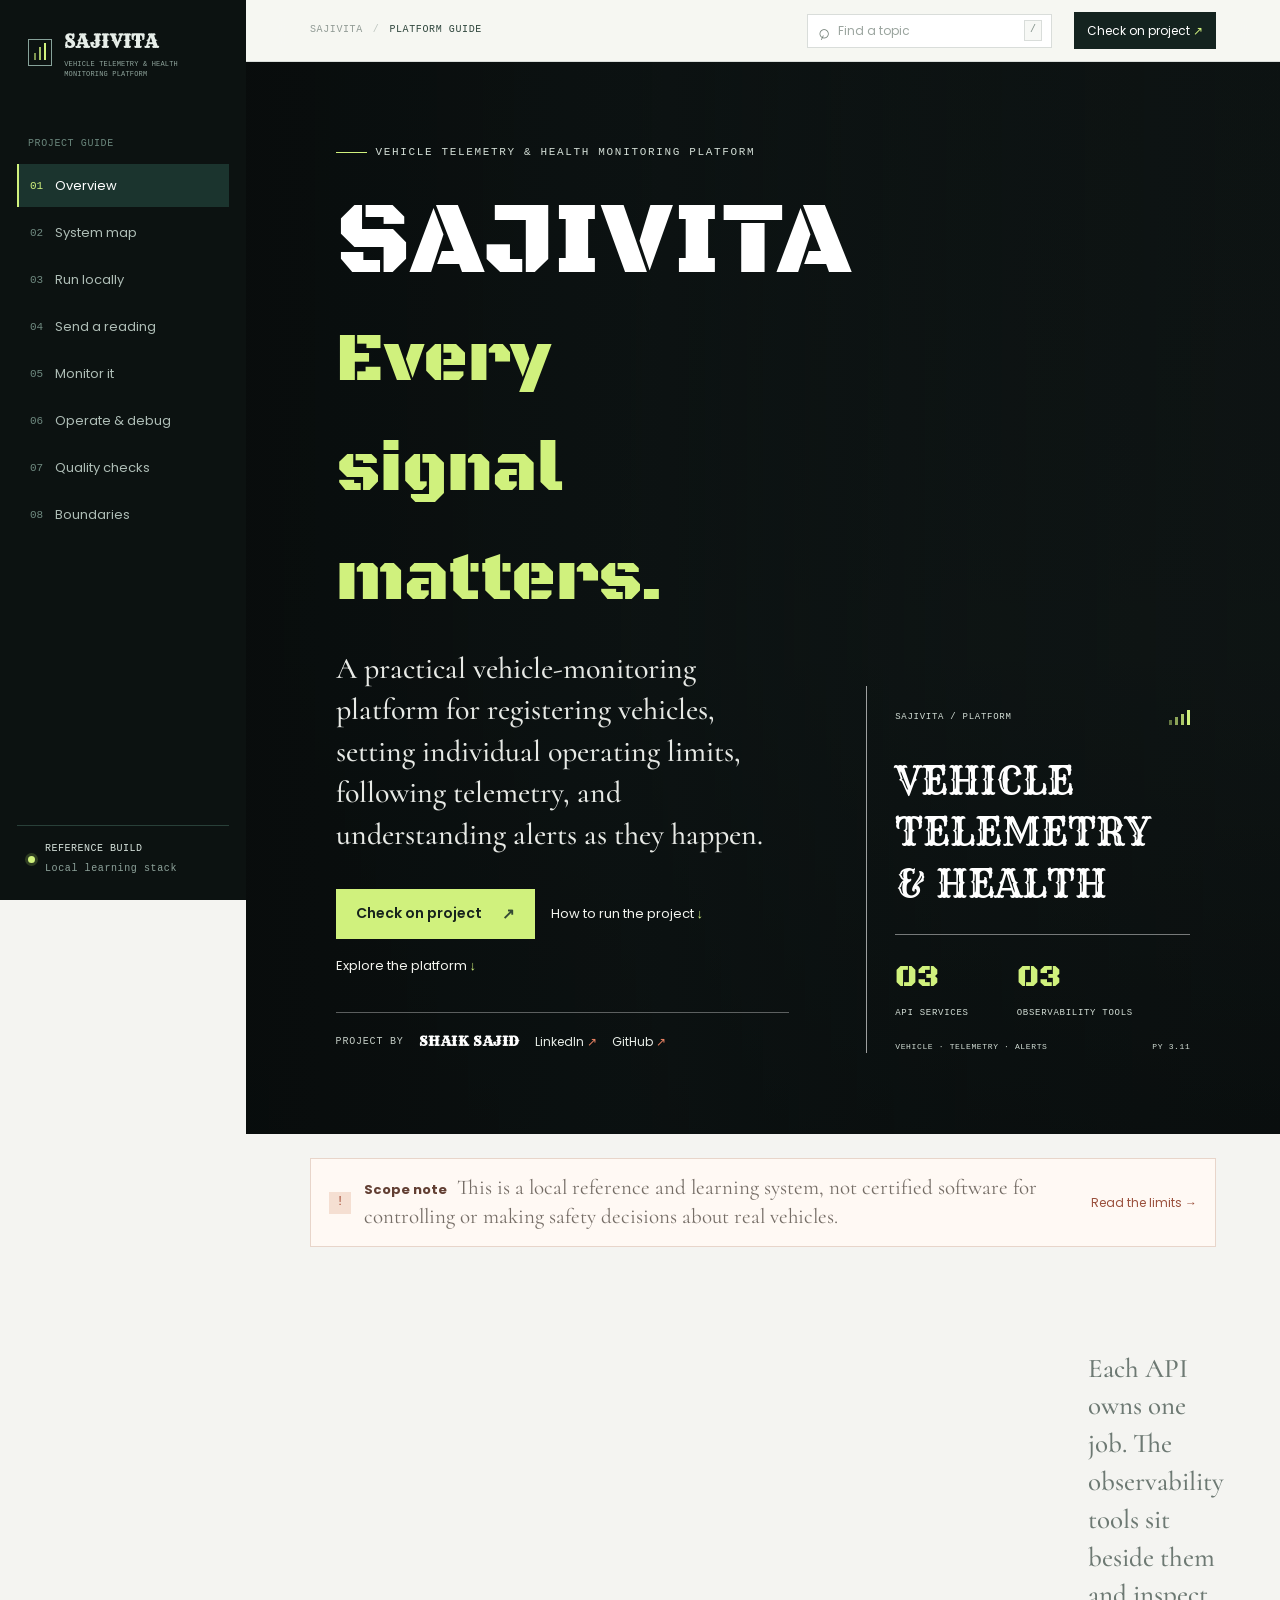
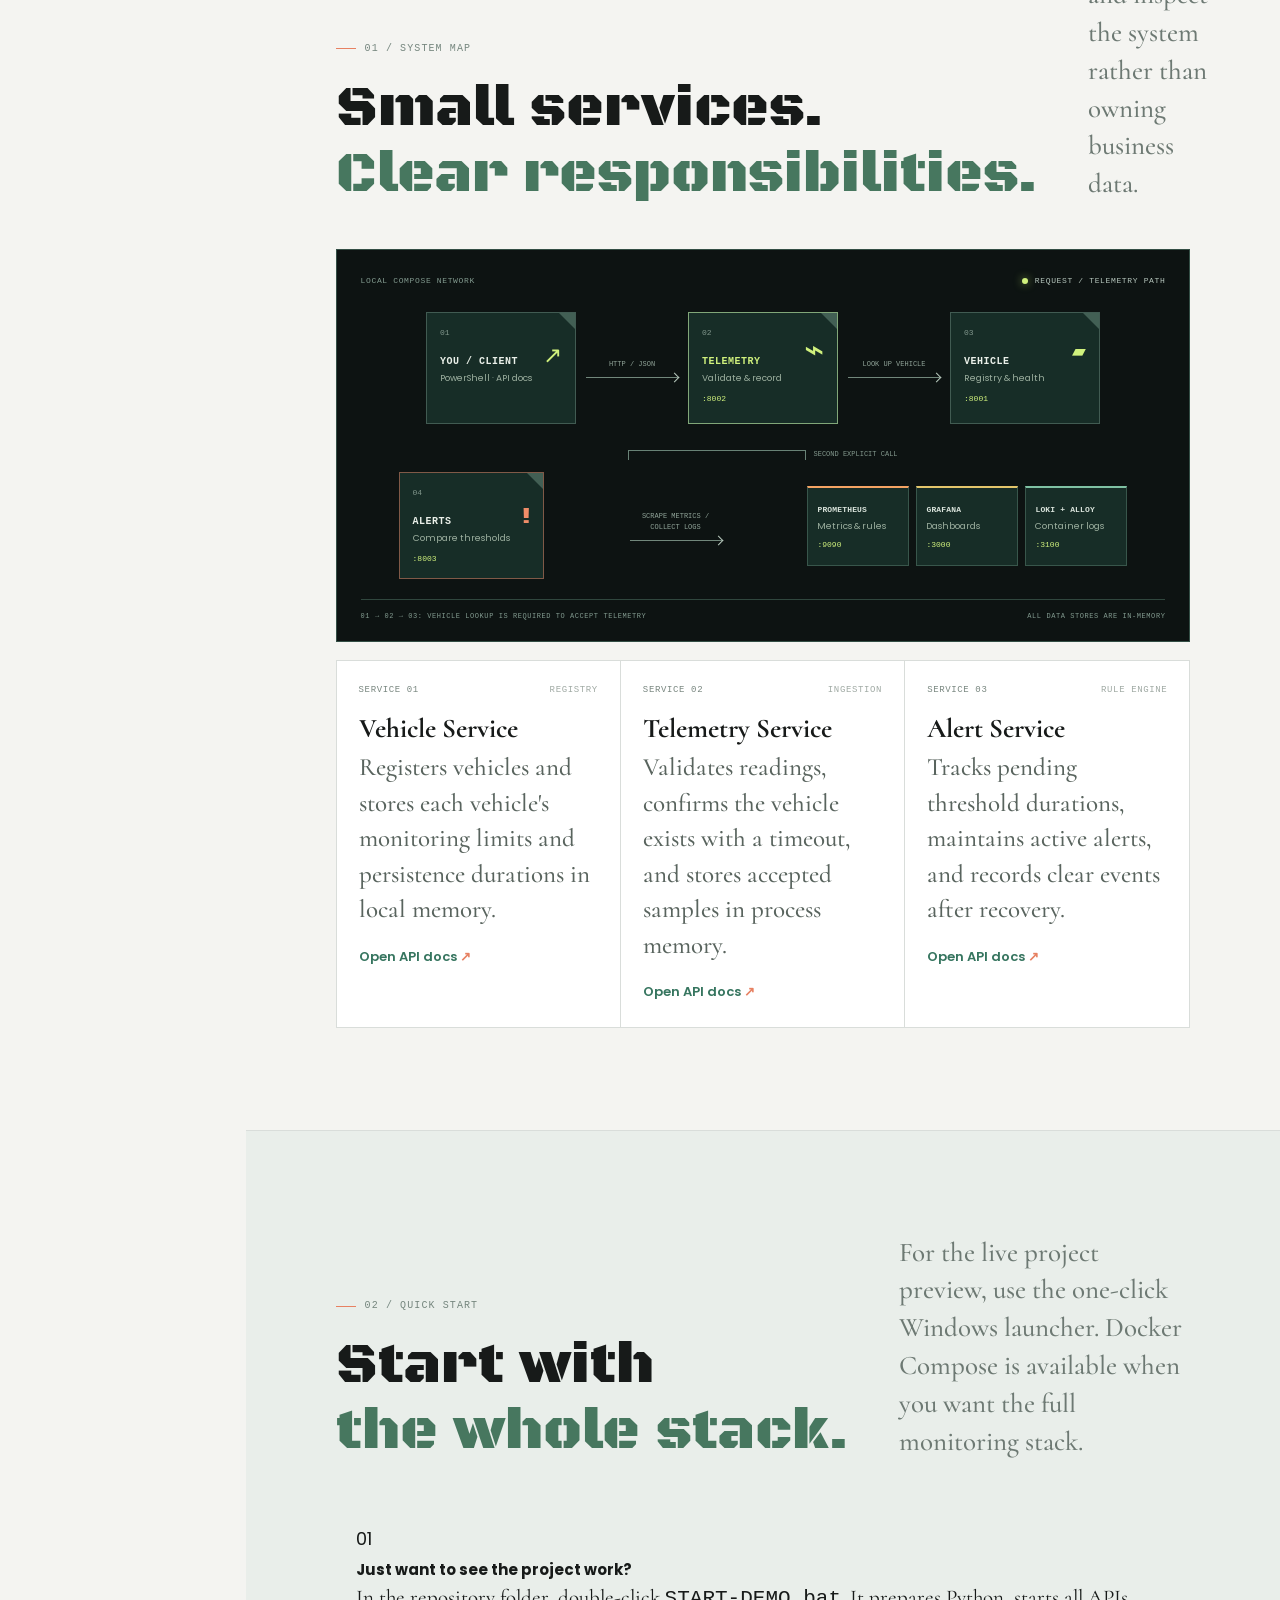
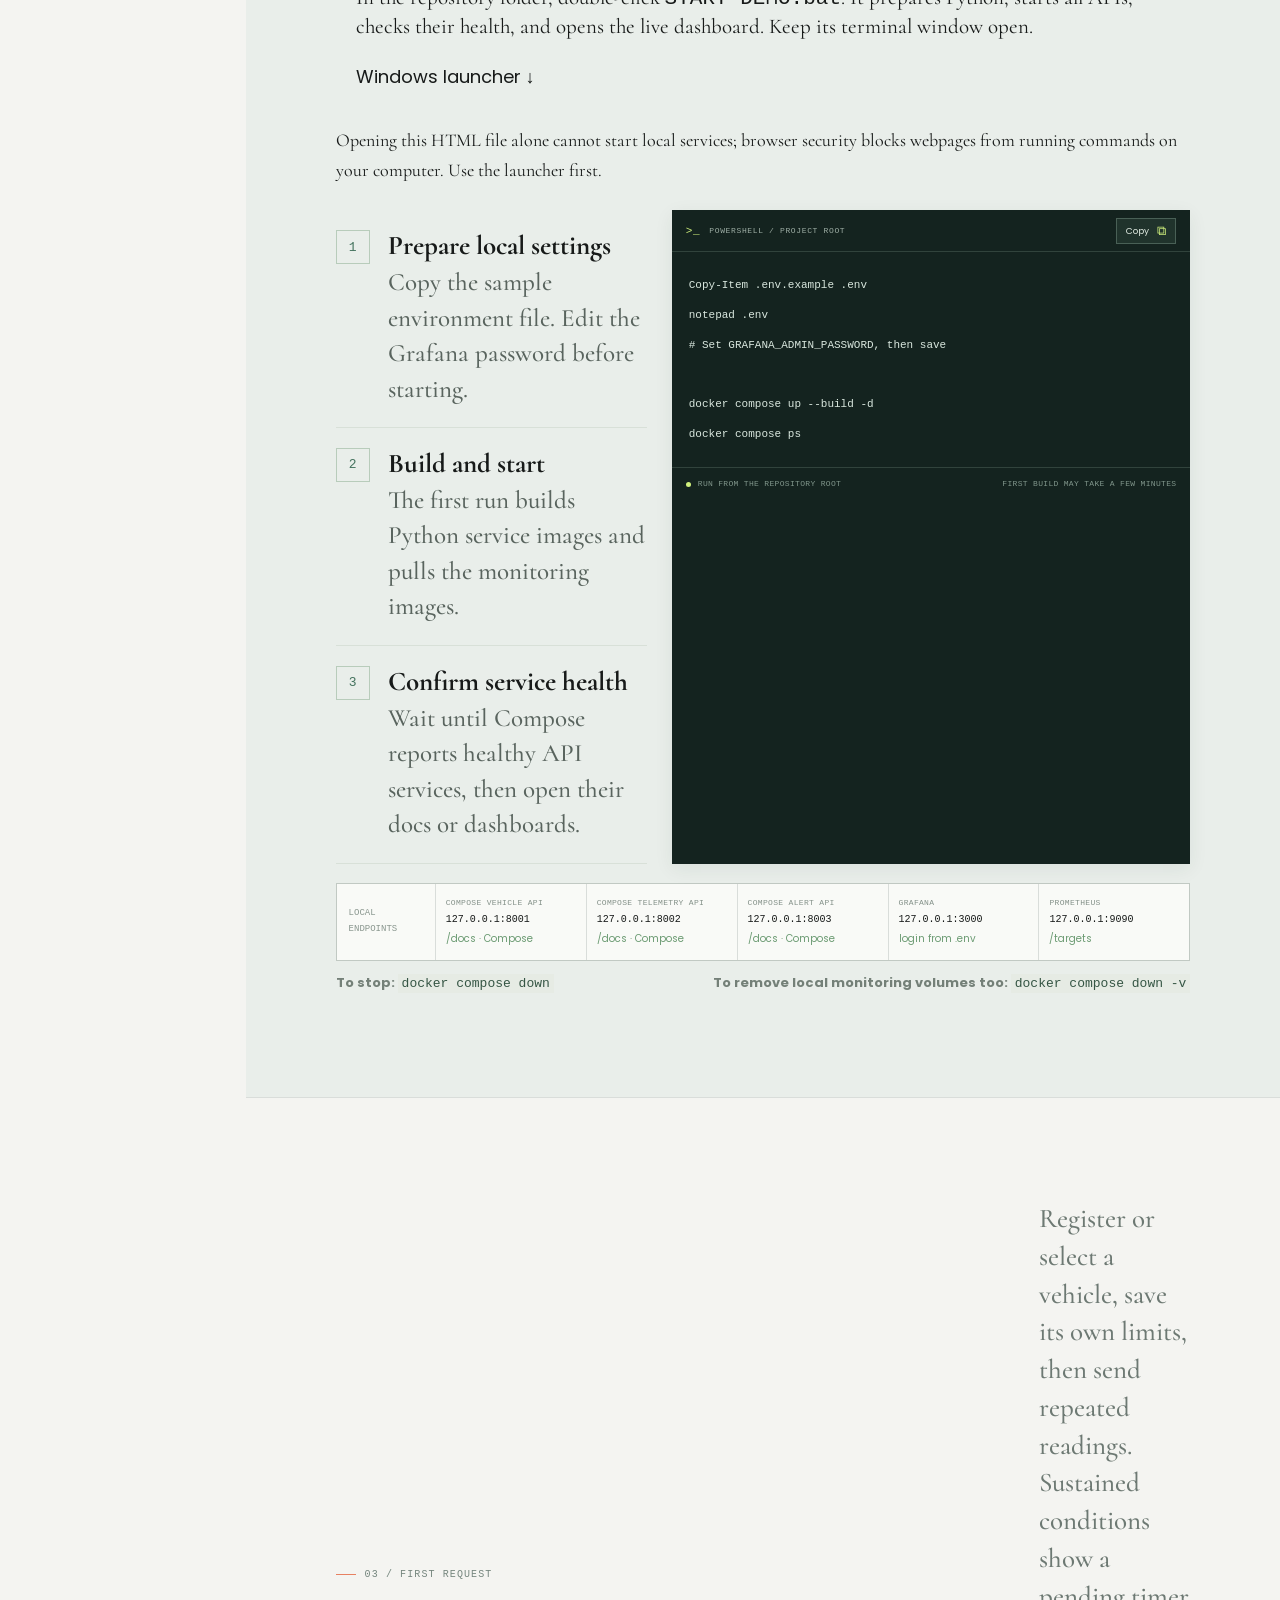
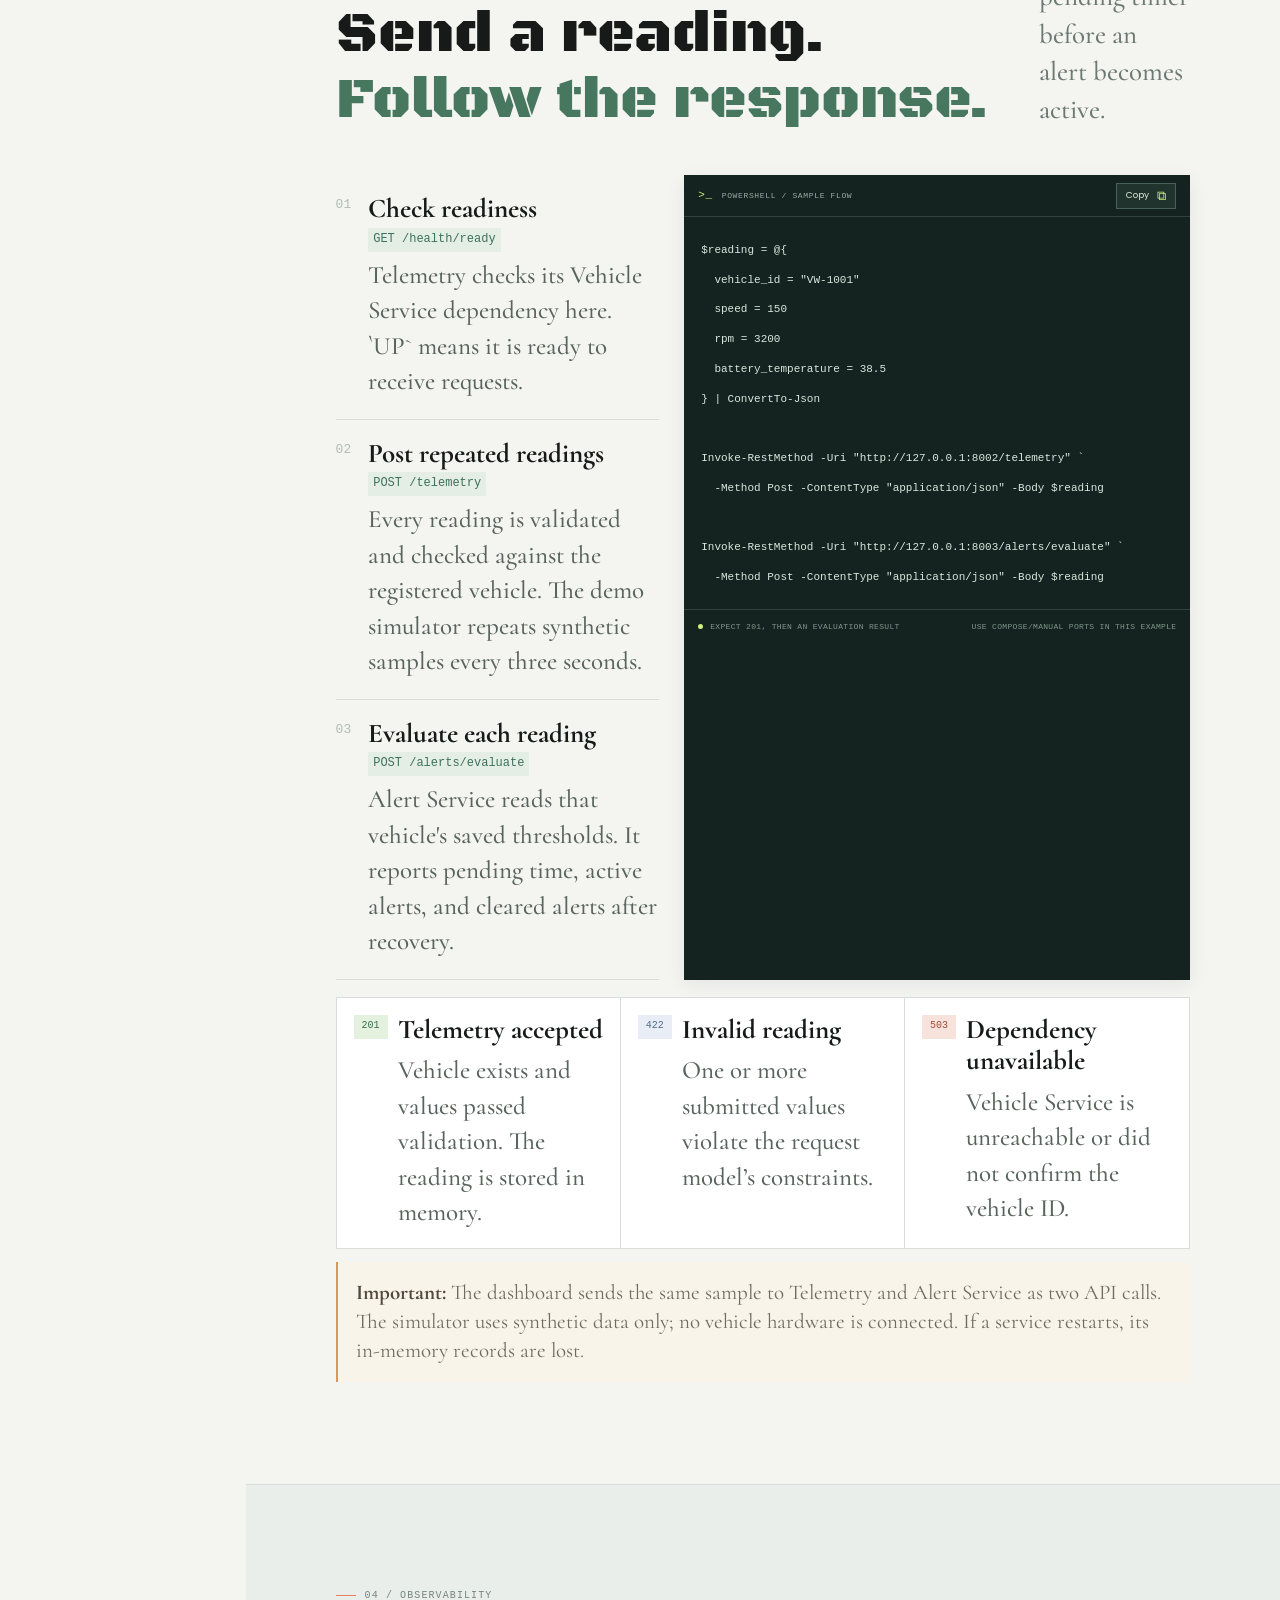
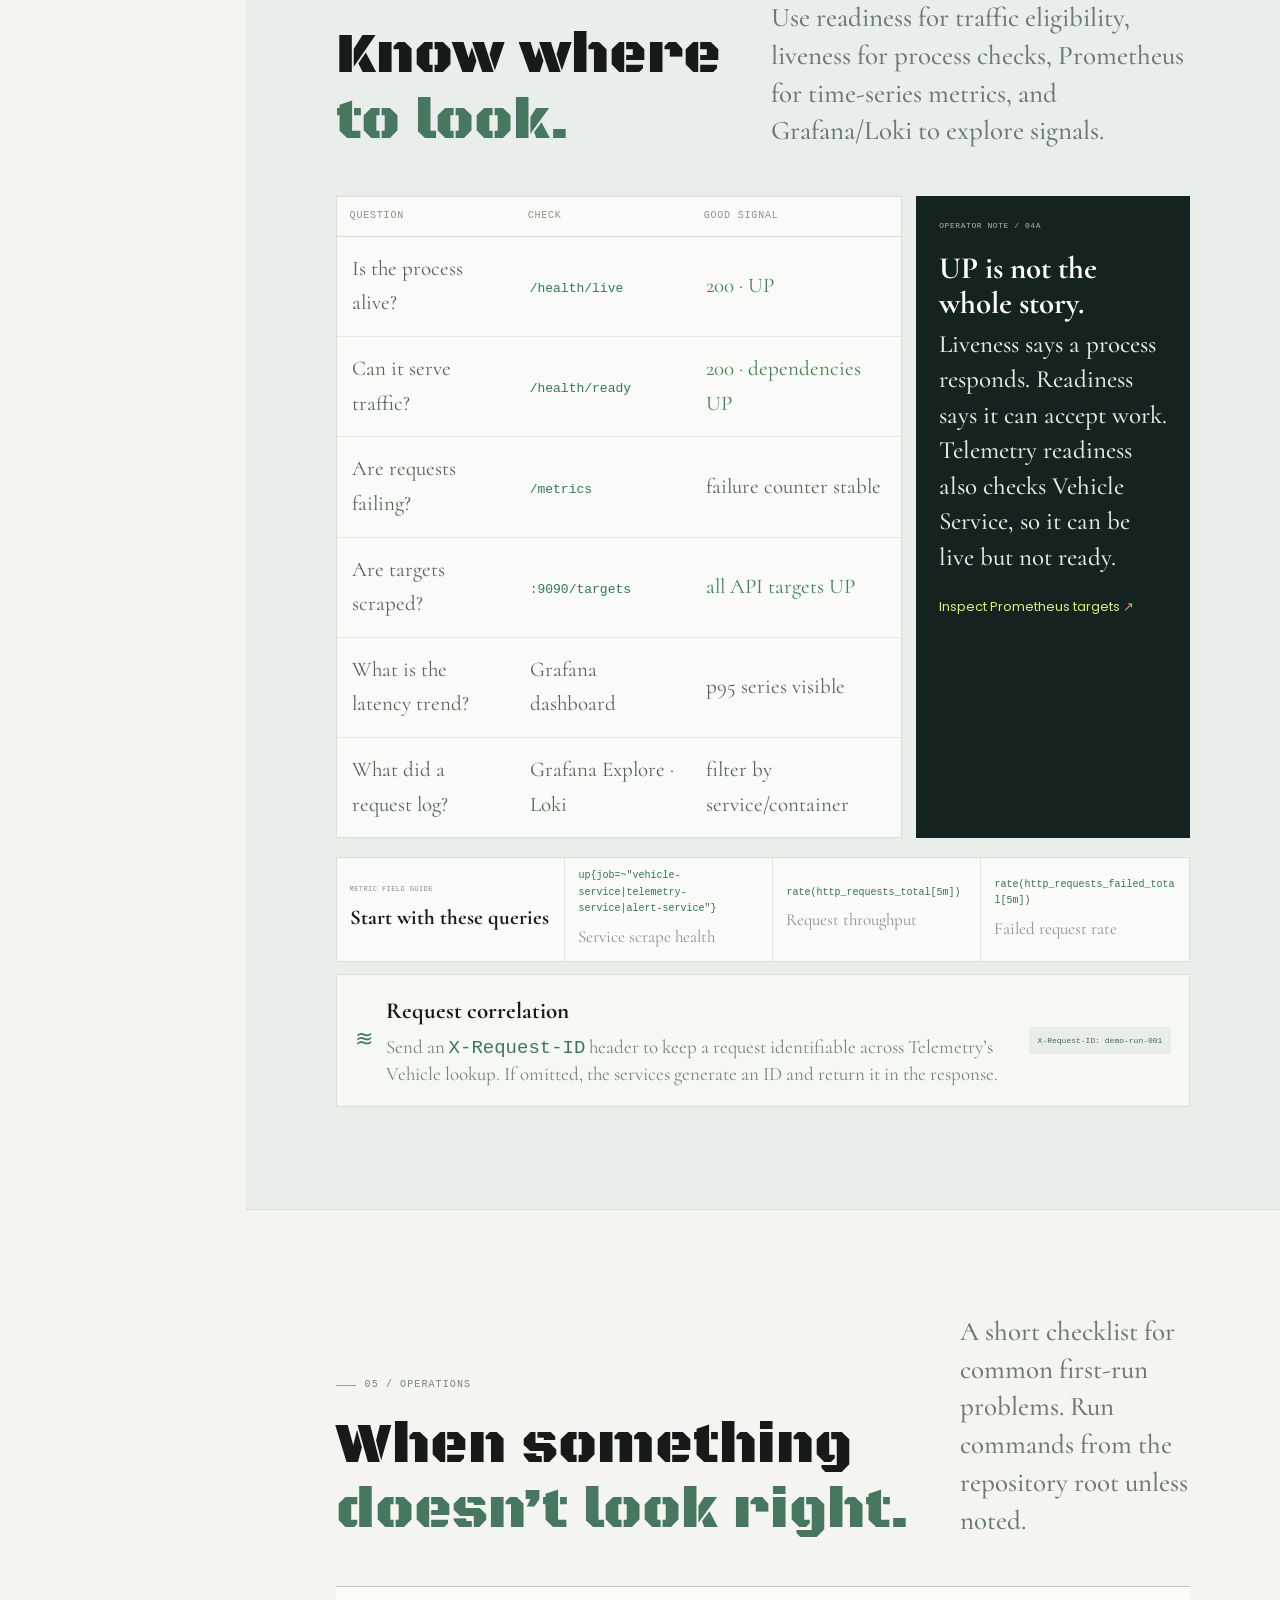
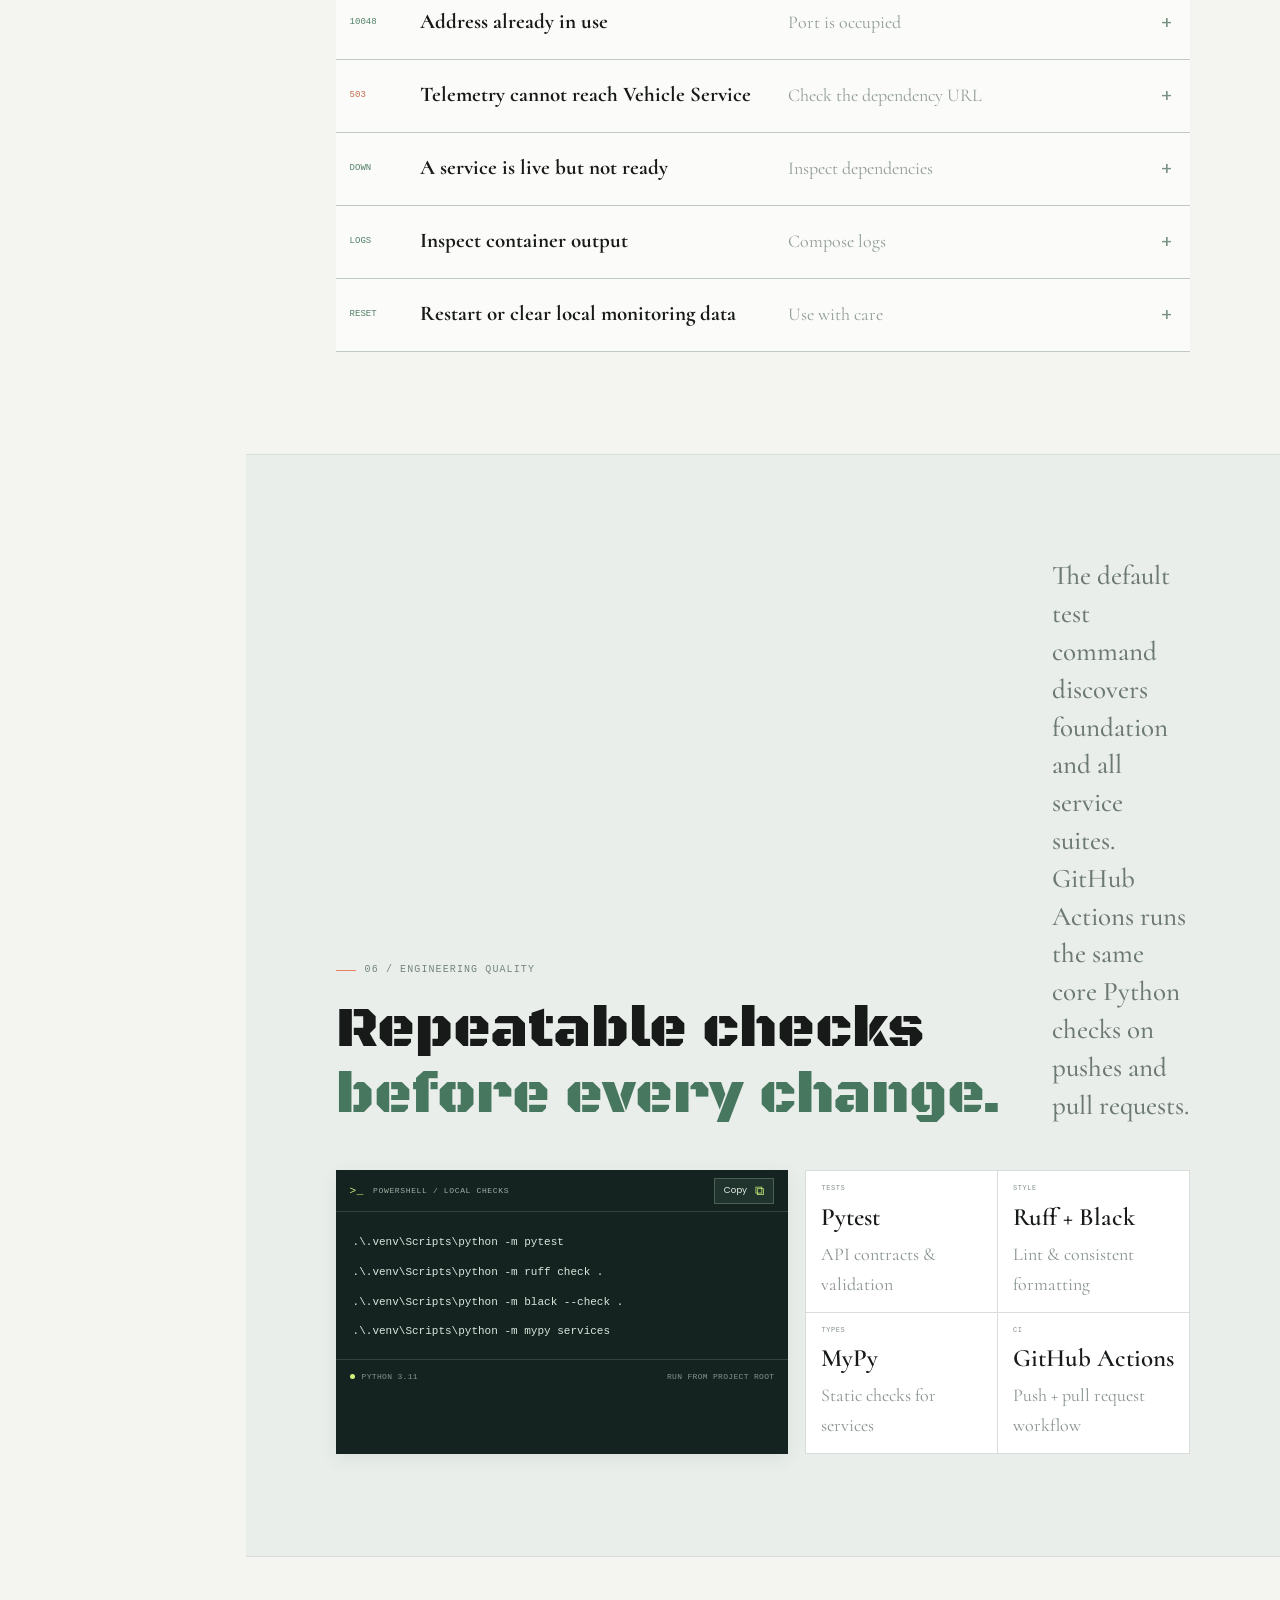
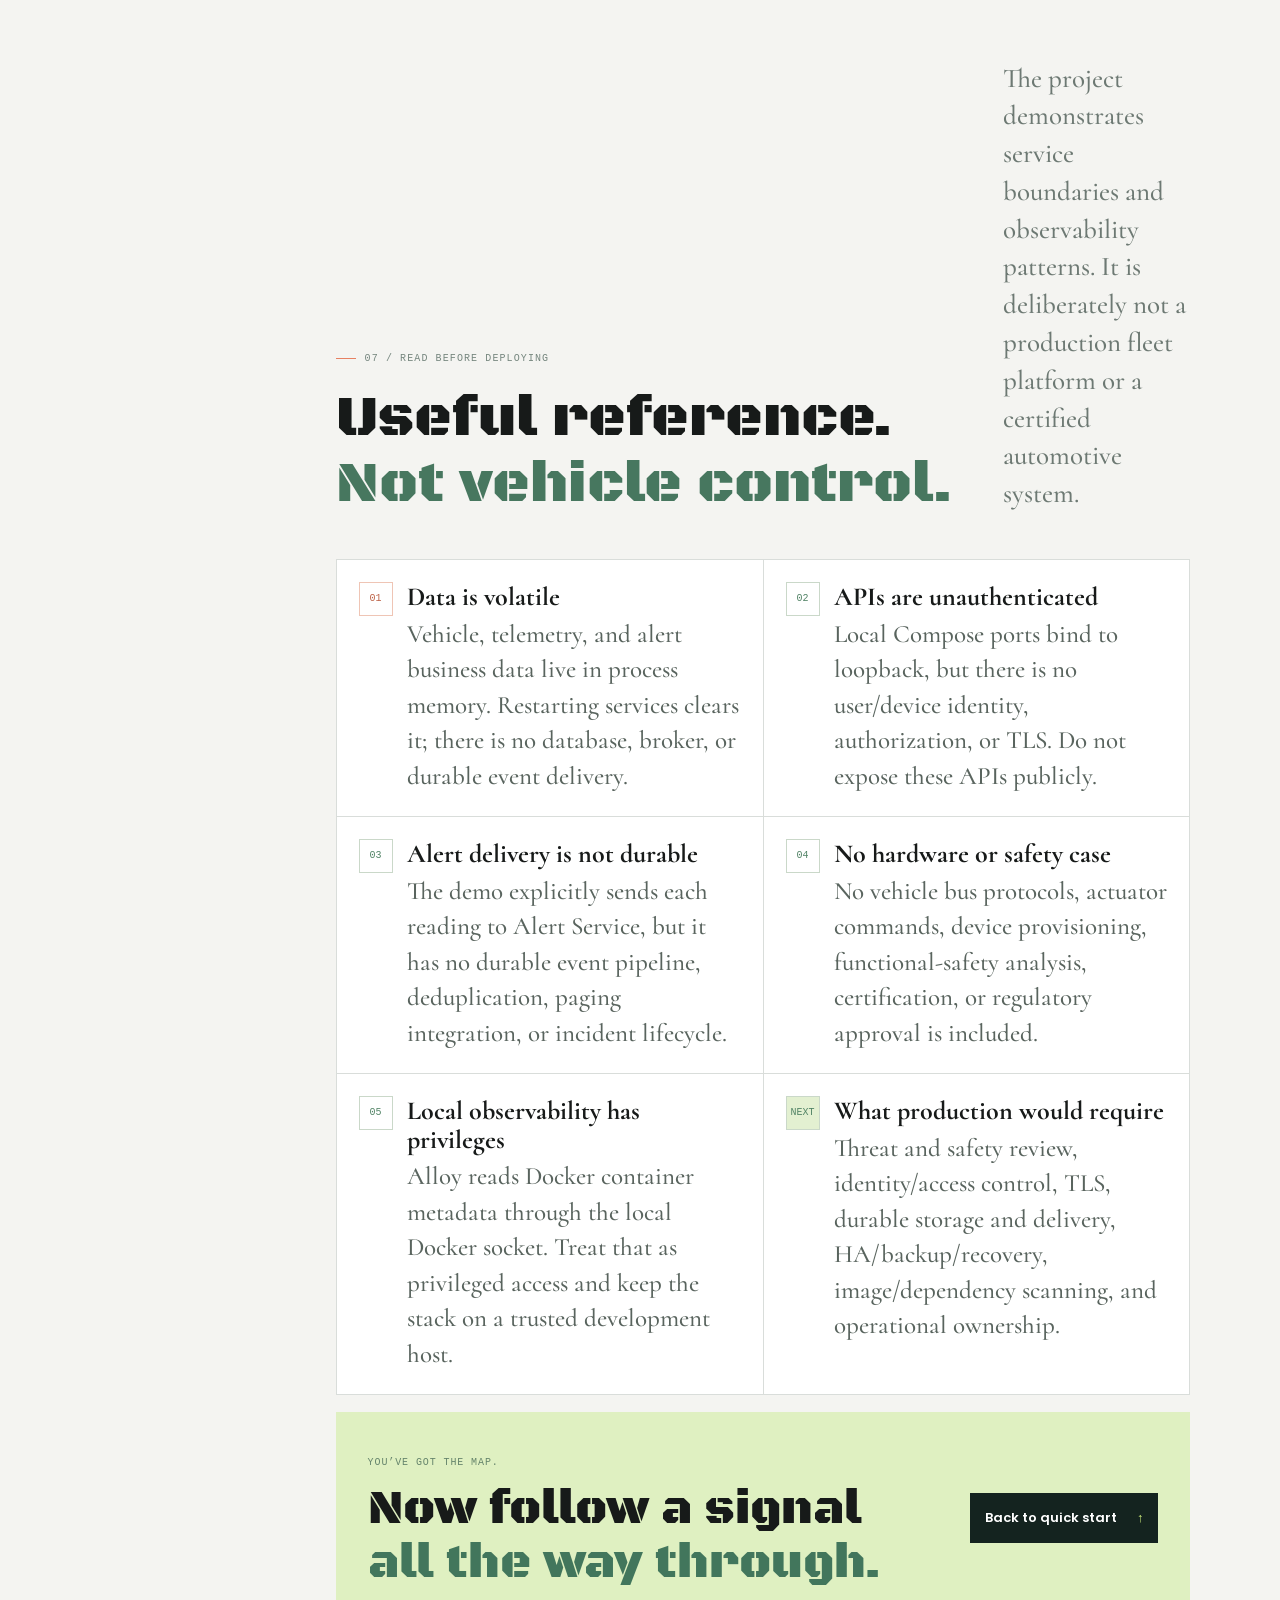
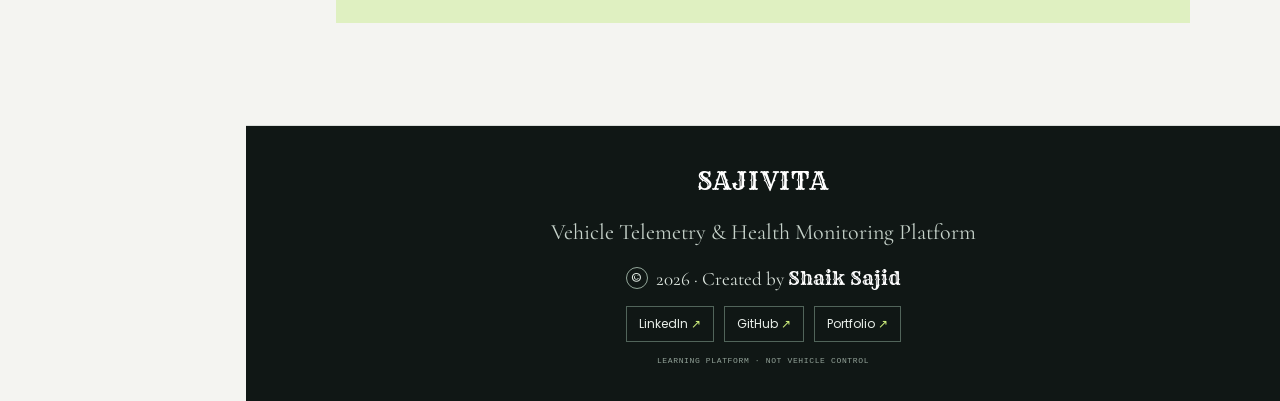
<file: docs/guide/index.html>
<!doctype html>
<html lang="en">
<head>
  <meta charset="utf-8">
  <meta name="viewport" content="width=device-width, initial-scale=1">
  <meta name="theme-color" content="#101211">
  <meta name="description" content="SAJIVITA is a vehicle telemetry and health monitoring reference platform. Explore the architecture, run the demo, configure vehicle limits, and monitor alerts.">
  <title>SAJIVITA | Vehicle Telemetry &amp; Health Monitoring</title>
  <link rel="stylesheet" href="styles.css">
  <script src="guide.js" defer></script>
</head>
<body>
  <a class="skip-link" href="#main">Skip to guide</a>
  <div class="app-shell">
    <aside class="sidebar" id="sidebar" aria-label="Guide navigation">
      <a class="brand" href="#overview" aria-label="SAJIVITA home">
        <span class="brand-mark" aria-hidden="true"><i></i><i></i><i></i></span>
        <span class="brand-copy"><strong>SAJIVITA</strong><small>VEHICLE TELEMETRY &amp; HEALTH MONITORING PLATFORM</small></span>
      </a>
      <div class="sidebar-caption">PROJECT GUIDE</div>
      <nav class="toc" id="toc">
        <a class="toc-link is-active" href="#overview" data-search="overview project purpose introduction"><span>01</span> Overview</a>
        <a class="toc-link" href="#architecture" data-search="architecture services system diagram"><span>02</span> System map</a>
        <a class="toc-link" href="#run" data-search="run start docker compose powershell setup"><span>03</span> Run locally</a>
        <a class="toc-link" href="#workflow" data-search="workflow api telemetry vehicle alert request example"><span>04</span> Send a reading</a>
        <a class="toc-link" href="#monitor" data-search="monitor grafana prometheus loki metrics logs health"><span>05</span> Monitor it</a>
        <a class="toc-link" href="#operate" data-search="operate troubleshooting stop ports logs reset"><span>06</span> Operate &amp; debug</a>
        <a class="toc-link" href="#quality" data-search="tests quality ci ruff black pytest typecheck"><span>07</span> Quality checks</a>
        <a class="toc-link" href="#boundaries" data-search="limits production security safety gaps next steps"><span>08</span> Boundaries</a>
      </nav>
      <div class="sidebar-bottom">
        <span class="status-dot" aria-hidden="true"></span>
        <span><strong>REFERENCE BUILD</strong><small>Local learning stack</small></span>
      </div>
    </aside>

    <div class="page-column">
      <header class="topbar">
        <button class="menu-toggle icon-button" id="menu-toggle" type="button" aria-label="Open guide navigation" aria-expanded="false"><span></span><span></span></button>
        <div class="breadcrumbs"><span>SAJIVITA</span><b>/</b><strong>PLATFORM GUIDE</strong></div>
        <label class="search-box">
          <span class="search-icon" aria-hidden="true">⌕</span>
          <input id="guide-search" type="search" placeholder="Find a topic" autocomplete="off" aria-label="Find a guide section">
          <kbd>/</kbd>
        </label>
        <a class="repo-link" href="demo.html">Check on project <span aria-hidden="true">↗</span></a>
      </header>

      <main id="main">
        <section class="intro section-anchor" id="overview">
          <div class="intro-copy">
            <div class="eyebrow"><span class="eyebrow-line"></span> VEHICLE TELEMETRY &amp; HEALTH MONITORING PLATFORM</div>
            <h1>SAJIVITA<br><em>Every signal matters.</em></h1>
            <p class="intro-lede">A practical vehicle-monitoring platform for registering vehicles, setting individual operating limits, following telemetry, and understanding alerts as they happen.</p>
            <div class="intro-actions">
              <a class="button button-primary" href="demo.html">Check on project <span aria-hidden="true">↗</span></a>
              <a class="text-link" href="#run">How to run the project <span aria-hidden="true">↓</span></a>
              <a class="text-link" href="#architecture">Explore the platform <span aria-hidden="true">↓</span></a>
            </div>
            <div class="author-line">
              <span class="author-label">PROJECT BY</span>
              <strong>SHAIK SAJID</strong>
              <a href="https://www.linkedin.com/in/-12345shaik-sajid/" target="_blank" rel="noopener noreferrer">LinkedIn <span aria-hidden="true">↗</span></a>
              <a href="https://github.com/thazbi" target="_blank" rel="noopener noreferrer">GitHub <span aria-hidden="true">↗</span></a>
            </div>
          </div>
          <div class="intro-index" aria-label="Project summary">
            <div class="index-top"><span>SAJIVITA / PLATFORM</span><span class="index-signal"><i></i><i></i><i></i><i></i></span></div>
            <div class="index-title">VEHICLE<br>TELEMETRY<br>&amp; HEALTH</div>
            <div class="index-rule"></div>
            <div class="index-stats">
              <div><strong>03</strong><span>API SERVICES</span></div>
              <div><strong>03</strong><span>OBSERVABILITY TOOLS</span></div>
            </div>
            <div class="index-foot"><span>VEHICLE · TELEMETRY · ALERTS</span><span>PY 3.11</span></div>
          </div>
        </section>

        <div class="notice-bar"><span class="notice-mark">!</span><p><strong>Scope note</strong> This is a local reference and learning system, not certified software for controlling or making safety decisions about real vehicles.</p><a href="#boundaries">Read the limits <span aria-hidden="true">→</span></a></div>

        <section class="content-section section-anchor" id="architecture">
          <div class="section-heading">
            <div><div class="eyebrow"><span class="eyebrow-line"></span> 01 / SYSTEM MAP</div><h2>Small services.<br><em>Clear responsibilities.</em></h2></div>
            <p class="section-summary">Each API owns one job. The observability tools sit beside them and inspect the system rather than owning business data.</p>
          </div>
          <div class="architecture-board" aria-label="System architecture flow diagram">
            <div class="board-topline"><span>LOCAL COMPOSE NETWORK</span><span class="board-live"><i></i> REQUEST / TELEMETRY PATH</span></div>
            <div class="flow-lane">
              <div class="flow-node client-node"><span class="node-number">01</span><span class="node-glyph glyph-client">↗</span><strong>YOU / CLIENT</strong><small>PowerShell · API docs</small></div>
              <div class="flow-connector"><span>HTTP / JSON</span><i></i></div>
              <div class="flow-node telemetry-node"><span class="node-number">02</span><span class="node-glyph glyph-pulse">⌁</span><strong>TELEMETRY</strong><small>Validate &amp; record</small><b>:8002</b></div>
              <div class="flow-connector"><span>LOOK UP VEHICLE</span><i></i></div>
              <div class="flow-node vehicle-node"><span class="node-number">03</span><span class="node-glyph glyph-car">▰</span><strong>VEHICLE</strong><small>Registry &amp; health</small><b>:8001</b></div>
            </div>
            <div class="flow-branch"><span class="branch-line"></span><span class="branch-label">SECOND EXPLICIT CALL</span></div>
            <div class="flow-lane flow-lane-lower">
              <div class="flow-node alert-node"><span class="node-number">04</span><span class="node-glyph glyph-alert">!</span><strong>ALERTS</strong><small>Compare thresholds</small><b>:8003</b></div>
              <div class="flow-connector observability-connector"><span>SCRAPE METRICS / COLLECT LOGS</span><i></i></div>
              <div class="observability-nodes">
                <div class="mini-node prom-node"><strong>PROMETHEUS</strong><small>Metrics &amp; rules</small><b>:9090</b></div>
                <div class="mini-node grafana-node"><strong>GRAFANA</strong><small>Dashboards</small><b>:3000</b></div>
                <div class="mini-node loki-node"><strong>LOKI + ALLOY</strong><small>Container logs</small><b>:3100</b></div>
              </div>
            </div>
            <div class="board-foot"><span>01 → 02 → 03: VEHICLE LOOKUP IS REQUIRED TO ACCEPT TELEMETRY</span><span>ALL DATA STORES ARE IN-MEMORY</span></div>
          </div>
          <div class="service-grid">
            <article class="service-card"><div class="card-index">SERVICE 01 <span>REGISTRY</span></div><h3>Vehicle Service</h3><p>Registers vehicles and stores each vehicle's monitoring limits and persistence durations in local memory.</p><a href="http://127.0.0.1:8811/docs">Open API docs <span>↗</span></a></article>
            <article class="service-card"><div class="card-index">SERVICE 02 <span>INGESTION</span></div><h3>Telemetry Service</h3><p>Validates readings, confirms the vehicle exists with a timeout, and stores accepted samples in process memory.</p><a href="http://127.0.0.1:8812/docs">Open API docs <span>↗</span></a></article>
            <article class="service-card"><div class="card-index">SERVICE 03 <span>RULE ENGINE</span></div><h3>Alert Service</h3><p>Tracks pending threshold durations, maintains active alerts, and records clear events after recovery.</p><a href="http://127.0.0.1:8813/docs">Open API docs <span>↗</span></a></article>
          </div>
        </section>

        <section class="content-section section-anchor section-tint" id="run">
          <div class="section-heading">
            <div><div class="eyebrow"><span class="eyebrow-line"></span> 02 / QUICK START</div><h2>Start with<br><em>the whole stack.</em></h2></div>
            <p class="section-summary">For the live project preview, use the one-click Windows launcher. Docker Compose is available when you want the full monitoring stack.</p>
          </div>
          <div class="launcher-callout">
            <span class="launcher-icon">01</span>
            <div><strong>Just want to see the project work?</strong><p>In the repository folder, double-click <code>START-DEMO.bat</code>. It prepares Python, starts all APIs, checks their health, and opens the live dashboard. Keep its terminal window open.</p></div>
            <a href="../../START-DEMO.bat" download>Windows launcher <span aria-hidden="true">↓</span></a>
          </div>
          <p class="browser-boundary">Opening this HTML file alone cannot start local services; browser security blocks webpages from running commands on your computer. Use the launcher first.</p>
          <div class="run-layout">
            <div class="run-steps">
              <div class="run-step"><span class="step-number">1</span><div><h3>Prepare local settings</h3><p>Copy the sample environment file. Edit the Grafana password before starting.</p></div></div>
              <div class="run-step"><span class="step-number">2</span><div><h3>Build and start</h3><p>The first run builds Python service images and pulls the monitoring images.</p></div></div>
              <div class="run-step"><span class="step-number">3</span><div><h3>Confirm service health</h3><p>Wait until Compose reports healthy API services, then open their docs or dashboards.</p></div></div>
            </div>
            <div class="code-panel">
              <div class="code-toolbar"><div class="code-file"><span class="terminal-mark">&gt;_</span><span>POWERSHELL / PROJECT ROOT</span></div><button class="copy-button" type="button" data-copy="compose-start" aria-label="Copy Docker Compose startup commands">Copy <span>⧉</span></button></div>
              <pre><code id="compose-start">Copy-Item .env.example .env
notepad .env
# Set GRAFANA_ADMIN_PASSWORD, then save

docker compose up --build -d
docker compose ps</code></pre>
              <div class="code-foot"><span><i class="green-dot"></i> RUN FROM THE REPOSITORY ROOT</span><span>FIRST BUILD MAY TAKE A FEW MINUTES</span></div>
            </div>
          </div>
          <div class="endpoint-strip">
            <div class="endpoint-label">LOCAL<br>ENDPOINTS</div>
            <a href="http://127.0.0.1:8001/docs"><span>COMPOSE VEHICLE API</span><strong>127.0.0.1:8001</strong><small>/docs · Compose</small></a>
            <a href="http://127.0.0.1:8002/docs"><span>COMPOSE TELEMETRY API</span><strong>127.0.0.1:8002</strong><small>/docs · Compose</small></a>
            <a href="http://127.0.0.1:8003/docs"><span>COMPOSE ALERT API</span><strong>127.0.0.1:8003</strong><small>/docs · Compose</small></a>
            <a href="http://127.0.0.1:3000"><span>GRAFANA</span><strong>127.0.0.1:3000</strong><small>login from .env</small></a>
            <a href="http://127.0.0.1:9090"><span>PROMETHEUS</span><strong>127.0.0.1:9090</strong><small>/targets</small></a>
          </div>
          <div class="stop-row"><span><b>To stop:</b> <code>docker compose down</code></span><span><b>To remove local monitoring volumes too:</b> <code>docker compose down -v</code></span></div>
        </section>

        <section class="content-section section-anchor" id="workflow">
          <div class="section-heading">
            <div><div class="eyebrow"><span class="eyebrow-line"></span> 03 / FIRST REQUEST</div><h2>Send a reading.<br><em>Follow the response.</em></h2></div>
            <p class="section-summary">Register or select a vehicle, save its own limits, then send repeated readings. Sustained conditions show a pending timer before an alert becomes active.</p>
          </div>
          <div class="workflow-grid">
            <div class="workflow-copy">
              <div class="numbered-callout"><span>01</span><div><strong>Check readiness</strong><code>GET /health/ready</code><p>Telemetry checks its Vehicle Service dependency here. `UP` means it is ready to receive requests.</p></div></div>
              <div class="numbered-callout"><span>02</span><div><strong>Post repeated readings</strong><code>POST /telemetry</code><p>Every reading is validated and checked against the registered vehicle. The demo simulator repeats synthetic samples every three seconds.</p></div></div>
              <div class="numbered-callout"><span>03</span><div><strong>Evaluate each reading</strong><code>POST /alerts/evaluate</code><p>Alert Service reads that vehicle's saved thresholds. It reports pending time, active alerts, and cleared alerts after recovery.</p></div></div>
            </div>
            <div class="code-panel workflow-code">
              <div class="code-toolbar"><div class="code-file"><span class="terminal-mark">&gt;_</span><span>POWERSHELL / SAMPLE FLOW</span></div><button class="copy-button" type="button" data-copy="api-sample" aria-label="Copy telemetry and alert API sample">Copy <span>⧉</span></button></div>
              <pre><code id="api-sample">$reading = @{
  vehicle_id = "VW-1001"
  speed = 150
  rpm = 3200
  battery_temperature = 38.5
} | ConvertTo-Json

Invoke-RestMethod -Uri "http://127.0.0.1:8002/telemetry" `
  -Method Post -ContentType "application/json" -Body $reading

Invoke-RestMethod -Uri "http://127.0.0.1:8003/alerts/evaluate" `
  -Method Post -ContentType "application/json" -Body $reading</code></pre>
              <div class="code-foot"><span><i class="green-dot"></i> EXPECT 201, THEN AN EVALUATION RESULT</span><span>USE COMPOSE/MANUAL PORTS IN THIS EXAMPLE</span></div>
            </div>
          </div>
          <div class="response-grid">
            <div class="response-card response-success"><span class="http-code">201</span><div><strong>Telemetry accepted</strong><p>Vehicle exists and values passed validation. The reading is stored in memory.</p></div></div>
            <div class="response-card response-client"><span class="http-code">422</span><div><strong>Invalid reading</strong><p>One or more submitted values violate the request model’s constraints.</p></div></div>
            <div class="response-card response-failure"><span class="http-code">503</span><div><strong>Dependency unavailable</strong><p>Vehicle Service is unreachable or did not confirm the vehicle ID.</p></div></div>
          </div>
          <div class="inline-note"><strong>Important:</strong> The dashboard sends the same sample to Telemetry and Alert Service as two API calls. The simulator uses synthetic data only; no vehicle hardware is connected. If a service restarts, its in-memory records are lost.</div>
        </section>

        <section class="content-section section-anchor section-tint" id="monitor">
          <div class="section-heading">
            <div><div class="eyebrow"><span class="eyebrow-line"></span> 04 / OBSERVABILITY</div><h2>Know where<br><em>to look.</em></h2></div>
            <p class="section-summary">Use readiness for traffic eligibility, liveness for process checks, Prometheus for time-series metrics, and Grafana/Loki to explore signals.</p>
          </div>
          <div class="monitor-layout">
            <div class="monitor-table-wrap">
              <table class="monitor-table">
                <thead><tr><th>QUESTION</th><th>CHECK</th><th>GOOD SIGNAL</th></tr></thead>
                <tbody>
                  <tr><td>Is the process alive?</td><td><code>/health/live</code></td><td><span class="table-good">200 · UP</span></td></tr>
                  <tr><td>Can it serve traffic?</td><td><code>/health/ready</code></td><td><span class="table-good">200 · dependencies UP</span></td></tr>
                  <tr><td>Are requests failing?</td><td><code>/metrics</code></td><td>failure counter stable</td></tr>
                  <tr><td>Are targets scraped?</td><td><code>:9090/targets</code></td><td><span class="table-good">all API targets UP</span></td></tr>
                  <tr><td>What is the latency trend?</td><td>Grafana dashboard</td><td>p95 series visible</td></tr>
                  <tr><td>What did a request log?</td><td>Grafana Explore · Loki</td><td>filter by service/container</td></tr>
                </tbody>
              </table>
            </div>
            <aside class="monitor-aside"><div class="aside-index">OPERATOR NOTE / 04A</div><h3>UP is not the whole story.</h3><p>Liveness says a process responds. Readiness says it can accept work. Telemetry readiness also checks Vehicle Service, so it can be live but not ready.</p><a href="http://127.0.0.1:9090/targets">Inspect Prometheus targets <span>↗</span></a></aside>
          </div>
          <div class="metric-row">
            <div class="metric-label"><span>METRIC FIELD GUIDE</span><strong>Start with these queries</strong></div>
            <div class="metric-query"><code>up{job=~"vehicle-service|telemetry-service|alert-service"}</code><span>Service scrape health</span></div>
            <div class="metric-query"><code>rate(http_requests_total[5m])</code><span>Request throughput</span></div>
            <div class="metric-query"><code>rate(http_requests_failed_total[5m])</code><span>Failed request rate</span></div>
          </div>
          <div class="log-note"><div class="log-symbol">≋</div><div><strong>Request correlation</strong><p>Send an <code>X-Request-ID</code> header to keep a request identifiable across Telemetry’s Vehicle lookup. If omitted, the services generate an ID and return it in the response.</p></div><div class="log-example"><code>X-Request-ID: demo-run-001</code></div></div>
        </section>

        <section class="content-section section-anchor" id="operate">
          <div class="section-heading">
            <div><div class="eyebrow"><span class="eyebrow-line"></span> 05 / OPERATIONS</div><h2>When something<br><em>doesn’t look right.</em></h2></div>
            <p class="section-summary">A short checklist for common first-run problems. Run commands from the repository root unless noted.</p>
          </div>
          <div class="troubleshoot-list">
            <details class="trouble-item"><summary><span class="trouble-code">10048</span><strong>Address already in use</strong><span class="summary-hint">Port is occupied</span><b>+</b></summary><div class="trouble-body"><p>A service is already listening on that port. Check whether a previous instance is still running before starting another copy:</p><pre><code>Get-NetTCPConnection -LocalPort 8001,8002,8003 -State Listen</code></pre><p>Stop the existing Uvicorn terminal with <kbd>Ctrl</kbd> + <kbd>C</kbd>, or choose another host port.</p></div></details>
            <details class="trouble-item"><summary><span class="trouble-code">503</span><strong>Telemetry cannot reach Vehicle Service</strong><span class="summary-hint">Check the dependency URL</span><b>+</b></summary><div class="trouble-body"><p>In local Python mode, set the environment variable before starting Telemetry:</p><pre><code>$env:VEHICLE_SERVICE_URL = "http://127.0.0.1:8001"</code></pre><p>In Compose, Telemetry uses the internal service hostname `vehicle-service:8000` automatically.</p></div></details>
            <details class="trouble-item"><summary><span class="trouble-code">DOWN</span><strong>A service is live but not ready</strong><span class="summary-hint">Inspect dependencies</span><b>+</b></summary><div class="trouble-body"><p>Check that the Vehicle API responds at <code>http://127.0.0.1:8001/health/live</code> and that Telemetry has the correct `VEHICLE_SERVICE_URL`. Readiness is dependency-aware; liveness intentionally is not.</p></div></details>
            <details class="trouble-item"><summary><span class="trouble-code">LOGS</span><strong>Inspect container output</strong><span class="summary-hint">Compose logs</span><b>+</b></summary><div class="trouble-body"><pre><code>docker compose ps
docker compose logs -f --tail=100 telemetry-service
docker compose logs -f alert-service</code></pre></div></details>
            <details class="trouble-item"><summary><span class="trouble-code">RESET</span><strong>Restart or clear local monitoring data</strong><span class="summary-hint">Use with care</span><b>+</b></summary><div class="trouble-body"><pre><code>docker compose restart telemetry-service
docker compose down
# Destructive for local Grafana, Prometheus, and Loki volumes:
docker compose down -v</code></pre><p>API business records are in process memory and are cleared when their service restarts.</p></div></details>
          </div>
        </section>

        <section class="content-section section-anchor section-tint" id="quality">
          <div class="section-heading">
            <div><div class="eyebrow"><span class="eyebrow-line"></span> 06 / ENGINEERING QUALITY</div><h2>Repeatable checks<br><em>before every change.</em></h2></div>
            <p class="section-summary">The default test command discovers foundation and all service suites. GitHub Actions runs the same core Python checks on pushes and pull requests.</p>
          </div>
          <div class="quality-layout">
            <div class="code-panel quality-code">
              <div class="code-toolbar"><div class="code-file"><span class="terminal-mark">&gt;_</span><span>POWERSHELL / LOCAL CHECKS</span></div><button class="copy-button" type="button" data-copy="quality-commands" aria-label="Copy Python quality commands">Copy <span>⧉</span></button></div>
              <pre><code id="quality-commands">.\.venv\Scripts\python -m pytest
.\.venv\Scripts\python -m ruff check .
.\.venv\Scripts\python -m black --check .
.\.venv\Scripts\python -m mypy services</code></pre>
              <div class="code-foot"><span><i class="green-dot"></i> PYTHON 3.11</span><span>RUN FROM PROJECT ROOT</span></div>
            </div>
            <div class="quality-facts"><div><span>TESTS</span><strong>Pytest</strong><small>API contracts &amp; validation</small></div><div><span>STYLE</span><strong>Ruff + Black</strong><small>Lint &amp; consistent formatting</small></div><div><span>TYPES</span><strong>MyPy</strong><small>Static checks for services</small></div><div><span>CI</span><strong>GitHub Actions</strong><small>Push + pull request workflow</small></div></div>
          </div>
        </section>

        <section class="content-section section-anchor" id="boundaries">
          <div class="section-heading">
            <div><div class="eyebrow"><span class="eyebrow-line"></span> 07 / READ BEFORE DEPLOYING</div><h2>Useful reference.<br><em>Not vehicle control.</em></h2></div>
            <p class="section-summary">The project demonstrates service boundaries and observability patterns. It is deliberately not a production fleet platform or a certified automotive system.</p>
          </div>
          <div class="boundary-grid">
            <article class="boundary-card boundary-warning"><span class="boundary-icon">01</span><div><h3>Data is volatile</h3><p>Vehicle, telemetry, and alert business data live in process memory. Restarting services clears it; there is no database, broker, or durable event delivery.</p></div></article>
            <article class="boundary-card"><span class="boundary-icon">02</span><div><h3>APIs are unauthenticated</h3><p>Local Compose ports bind to loopback, but there is no user/device identity, authorization, or TLS. Do not expose these APIs publicly.</p></div></article>
            <article class="boundary-card"><span class="boundary-icon">03</span><div><h3>Alert delivery is not durable</h3><p>The demo explicitly sends each reading to Alert Service, but it has no durable event pipeline, deduplication, paging integration, or incident lifecycle.</p></div></article>
            <article class="boundary-card"><span class="boundary-icon">04</span><div><h3>No hardware or safety case</h3><p>No vehicle bus protocols, actuator commands, device provisioning, functional-safety analysis, certification, or regulatory approval is included.</p></div></article>
            <article class="boundary-card"><span class="boundary-icon">05</span><div><h3>Local observability has privileges</h3><p>Alloy reads Docker container metadata through the local Docker socket. Treat that as privileged access and keep the stack on a trusted development host.</p></div></article>
            <article class="boundary-card boundary-next"><span class="boundary-icon">NEXT</span><div><h3>What production would require</h3><p>Threat and safety review, identity/access control, TLS, durable storage and delivery, HA/backup/recovery, image/dependency scanning, and operational ownership.</p></div></article>
          </div>
          <div class="closing-band"><div><span>YOU’VE GOT THE MAP.</span><h2>Now follow a signal<br><em>all the way through.</em></h2></div><a class="button button-light" href="#run">Back to quick start <span aria-hidden="true">↑</span></a></div>
        </section>
      </main>
      <footer class="site-footer">
        <a class="footer-brand" href="#overview">SAJIVITA</a>
        <span class="footer-tagline">Vehicle Telemetry &amp; Health Monitoring Platform</span>
        <div class="footer-author"><span class="copyright-mark">©</span><span>2026 · Created by <strong>Shaik Sajid</strong></span></div>
        <nav class="footer-profiles" aria-label="Shaik Sajid profiles">
          <a href="https://www.linkedin.com/in/-12345shaik-sajid/" target="_blank" rel="noopener noreferrer">LinkedIn <span aria-hidden="true">↗</span></a>
          <a href="https://github.com/thazbi" target="_blank" rel="noopener noreferrer">GitHub <span aria-hidden="true">↗</span></a>
          <a href="https://portfolio-main-ten-silk.vercel.app/" target="_blank" rel="noopener noreferrer">Portfolio <span aria-hidden="true">↗</span></a>
        </nav>
        <span class="footer-scope">LEARNING PLATFORM · NOT VEHICLE CONTROL</span>
      </footer>
    </div>
  </div>
  <div class="toast" id="toast" role="status" aria-live="polite"></div>
</body>
</html>
</file>
<file: docs/guide/styles.css>
@import url('https://fonts.googleapis.com/css2?family=Black+Ops+One&family=Cormorant:ital,wght@0,300..700;1,300..700&family=Poppins:ital,wght@0,100;0,200;0,300;0,400;0,500;0,600;0,700;0,800;0,900;1,100;1,200;1,300;1,400;1,500;1,600;1,700;1,800;1,900&family=Rye&display=swap');

:root {
  color-scheme: light;
  --ink: #152622;
  --ink-soft: #42534e;
  --muted: #79857f;
  --paper: #f6f7f3;
  --surface: #ffffff;
  --line: #dce2dc;
  --line-strong: #c9d2ca;
  --forest: #163a32;
  --forest-dark: #10231f;
  --mint: #ddf4a8;
  --lime: #bbec69;
  --coral: #ef7257;
  --pale-blue: #e5f0ec;
  --mono: 'DM Mono', 'Cascadia Code', Consolas, monospace;
  --sans: 'Poppins', 'Trebuchet MS', sans-serif;
  --display: 'Black Ops One', 'Impact', fantasy;
  --display-clean: 'Poppins', 'Trebuchet MS', sans-serif;
  --sidebar-width: 246px;
}

* { box-sizing: border-box; }
html { scroll-behavior: smooth; scroll-padding-top: 86px; }
body { margin: 0; background: var(--paper); color: var(--ink); font-family: var(--sans); font-size: 15px; line-height: 1.65; }
body { overflow-x: clip; }
a { color: inherit; text-decoration: none; }
button, input { font: inherit; }
button { color: inherit; }
::selection { background: var(--lime); color: var(--forest-dark); }

.skip-link { position: fixed; z-index: 30; top: 8px; left: 8px; padding: 10px 14px; background: var(--lime); transform: translateY(-150%); }
.skip-link:focus { transform: translateY(0); }
.app-shell { min-height: 100vh; }
.sidebar { position: fixed; z-index: 10; inset: 0 auto 0 0; display: flex; width: var(--sidebar-width); flex-direction: column; padding: 27px 17px 19px; background: var(--forest-dark); color: #e7eee9; }
.brand { display: flex; align-items: center; gap: 12px; min-height: 44px; padding: 0 11px; }
.brand-mark { display: flex; align-items: end; gap: 3px; width: 27px; height: 27px; padding: 5px; border: 1px solid #87a29a; }
.brand-mark i { display: block; flex: 1; background: var(--lime); }
.brand-mark i:nth-child(1) { height: 7px; opacity: .58; }
.brand-mark i:nth-child(2) { height: 13px; opacity: .78; }
.brand-mark i:nth-child(3) { height: 17px; }
.brand-copy { display: grid; gap: 2px; }
.brand-copy strong { font-family: var(--display-clean); font-size: 14px; letter-spacing: .08em; }
.brand-copy small, .sidebar-caption, .sidebar-bottom small { color: #8ea39b; font-family: var(--mono); font-size: 10px; letter-spacing: .06em; }
.sidebar-caption { margin: 57px 11px 12px; color: #69857b; }
.toc { display: grid; gap: 4px; }
.toc-link { display: flex; align-items: center; gap: 12px; min-height: 43px; padding: 0 11px; border-left: 2px solid transparent; color: #aebdb6; font-size: 13px; transition: color .18s ease, background .18s ease, border-color .18s ease; }
.toc-link[hidden] { display: none; }
.toc-link span { color: #6f8a80; font-family: var(--mono); font-size: 11px; }
.toc-link:hover { background: #1b342e; color: white; }
.toc-link.is-active { border-left-color: var(--lime); background: #1b342e; color: white; }
.toc-link.is-active span { color: var(--lime); }
.sidebar-bottom { display: flex; align-items: center; gap: 10px; margin-top: auto; padding: 15px 11px 4px; border-top: 1px solid #294039; }
.sidebar-bottom span:last-child { display: grid; gap: 3px; }
.sidebar-bottom strong { color: #d5e1da; font-family: var(--mono); font-size: 10px; font-weight: 400; letter-spacing: .05em; }
.status-dot, .green-dot { display: inline-block; width: 7px; height: 7px; border-radius: 50%; background: var(--lime); box-shadow: 0 0 0 3px #c1ed6930; }
.page-column { min-height: 100vh; margin-left: var(--sidebar-width); }
.topbar { position: sticky; z-index: 8; top: 0; display: flex; height: 62px; align-items: center; gap: 22px; padding: 0 5.2%; border-bottom: 1px solid var(--line); background: #f6f7f3ed; backdrop-filter: blur(16px); }
.breadcrumbs { display: flex; align-items: center; gap: 10px; margin-right: auto; color: #929c96; font-family: var(--mono); font-size: 10px; letter-spacing: .06em; }
.breadcrumbs b { color: #c0c8c1; font-weight: 400; }
.breadcrumbs strong { color: var(--ink-soft); font-weight: 500; }
.search-box { display: flex; width: min(245px, 26vw); height: 34px; align-items: center; gap: 7px; padding: 0 9px; border: 1px solid var(--line); background: #fff; color: var(--muted); }
.search-icon { font-size: 20px; line-height: 1; transform: rotate(-20deg); }
.search-box input { width: 100%; min-width: 0; border: 0; outline: 0; background: transparent; color: var(--ink); font-size: 12px; }
.search-box input::placeholder { color: #9ba59f; }
kbd { padding: 1px 5px; border: 1px solid var(--line); background: #f7f8f5; color: #829088; font-family: var(--mono); font-size: 10px; }
.repo-link { color: #485951; font-size: 12px; white-space: nowrap; }
.repo-link span, .text-link span { color: var(--coral); }
.menu-toggle { display: none; }
.icon-button { border: 0; background: transparent; }
main { width: min(100%, 1420px); margin: 0 auto; padding: 0 5.2%; }
.intro { display: grid; min-height: 423px; grid-template-columns: 1.12fr .88fr; align-items: center; gap: 7%; padding: 57px 0 49px; animation: rise-in .55s ease both; }
.eyebrow { display: flex; align-items: center; gap: 9px; color: #75867e; font-family: var(--mono); font-size: 10px; letter-spacing: .11em; }
.eyebrow-line { display: inline-block; width: 20px; height: 1px; background: var(--coral); }
h1, h2, h3, p { margin-top: 0; }
h1, h2 { color: var(--ink); font-family: var(--display); font-weight: 400; letter-spacing: 0; }
h1 { margin: 24px 0 16px; font-size: clamp(48px, 5.4vw, 76px); line-height: 1.08; }
h1 em, h2 em, .closing-band h2 em { color: #377361; font-style: normal; }
.intro-lede { max-width: 490px; margin-bottom: 25px; color: #65726c; font-size: 16px; line-height: 1.8; }
.intro-actions { display: flex; flex-wrap: wrap; align-items: center; gap: 21px; }
.button { display: inline-flex; min-height: 44px; align-items: center; justify-content: center; gap: 20px; padding: 0 15px; font-size: 12px; font-weight: 600; transition: transform .18s ease, background .18s ease; }
.button:hover { transform: translateY(-2px); }
.button-primary { background: var(--forest); color: white; }
.button-primary:hover { background: #245445; }
.button-primary span { color: var(--lime); font-size: 15px; }
.text-link { color: #627169; font-size: 12px; }
.author-line { display: flex; flex-wrap: wrap; align-items: center; gap: 13px; margin-top: 23px; padding-top: 12px; border-top: 1px solid var(--line); }
.author-label { color: #8a968e; font-family: var(--mono); font-size: 9px; letter-spacing: .08em; }
.author-line strong { color: var(--forest); font-family: var(--display-clean); font-size: 12px; letter-spacing: .04em; }
.author-line a { color: #567263; font-size: 11px; }.author-line a span { color: var(--coral); }
.intro-index { position: relative; min-height: 259px; overflow: hidden; padding: 22px; background: var(--forest); color: #f2f5ee; }
.intro-index::after { position: absolute; right: -30px; bottom: -82px; width: 240px; height: 240px; border: 1px solid #73928652; border-radius: 50%; content: ''; box-shadow: 0 0 0 28px #7392860a, 0 0 0 58px #7392860a, 0 0 0 88px #7392860a; }
.index-top, .index-foot { display: flex; align-items: center; justify-content: space-between; color: #a2b4aa; font-family: var(--mono); font-size: 8px; letter-spacing: .08em; }
.index-signal { display: flex; align-items: end; gap: 3px; height: 15px; }
.index-signal i { width: 3px; background: var(--lime); }
.index-signal i:nth-child(1) { height: 5px; opacity: .45; }.index-signal i:nth-child(2) { height: 8px; opacity: .65; }.index-signal i:nth-child(3) { height: 11px; opacity: .82; }.index-signal i:nth-child(4) { height: 15px; }
.index-title { position: relative; z-index: 1; margin: 30px 0 23px; font-family: var(--display); font-size: clamp(25px, 3vw, 39px); font-weight: 400; line-height: 1.18; letter-spacing: 0; }
.index-rule { width: 100%; height: 1px; background: #45665a; }
.index-stats { display: flex; gap: 42px; padding: 18px 0 18px; }
.index-stats div { display: grid; gap: 3px; }
.index-stats strong { color: var(--lime); font-family: var(--display); font-size: 21px; font-weight: 500; }
.index-stats span { color: #a2b4aa; font-family: var(--mono); font-size: 8px; letter-spacing: .08em; }
.index-foot { position: absolute; right: 22px; bottom: 18px; left: 22px; font-size: 7px; }
.notice-bar { display: flex; align-items: center; gap: 13px; min-height: 53px; padding: 10px 14px; border: 1px solid #e8d5ca; background: #fff9f4; }
.notice-mark { display: grid; width: 22px; height: 22px; flex: 0 0 22px; place-items: center; background: #f5dfd2; color: #a44b34; font-family: var(--mono); font-size: 12px; }
.notice-bar p { margin: 0 auto 0 0; color: #756d66; font-size: 12px; }
.notice-bar p strong { margin-right: 5px; color: #623f33; }
.notice-bar a { color: #9a503c; font-size: 11px; white-space: nowrap; }
.content-section { padding: 90px 0 85px; border-bottom: 1px solid var(--line); }
.section-tint { position: relative; z-index: 0; }
.section-tint::before { position: absolute; z-index: -1; top: 0; right: -5.2%; bottom: 0; left: -5.2%; background: #edf1eb; content: ''; }
.section-heading { display: flex; align-items: end; justify-content: space-between; gap: 35px; margin-bottom: 31px; }
h2 { margin: 17px 0 0; font-size: clamp(35px, 4vw, 52px); line-height: 1.16; }
.section-summary { max-width: 350px; margin: 0 0 4px; color: #6d7973; font-size: 14px; line-height: 1.75; }
.architecture-board { overflow: hidden; padding: 18px 19px 13px; border: 1px solid #334e45; background: var(--forest-dark); color: #eaf0e9; }
.board-topline, .board-foot { display: flex; align-items: center; justify-content: space-between; color: #829a8f; font-family: var(--mono); font-size: 8px; letter-spacing: .08em; }
.board-live { display: inline-flex; align-items: center; gap: 7px; color: #b6c6bd; }
.board-live i { width: 6px; height: 6px; border-radius: 50%; background: var(--lime); box-shadow: 0 0 9px #bbec69a6; }
.flow-lane { display: flex; align-items: center; justify-content: center; gap: 10px; padding: 25px 0 12px; }
.flow-node { position: relative; display: grid; width: 150px; min-height: 112px; flex: 0 1 150px; align-content: start; padding: 13px; border: 1px solid #415b52; background: #172d27; }
.flow-node::after { position: absolute; top: 0; right: 0; width: 0; height: 0; border-top: 16px solid #425f54; border-left: 16px solid transparent; content: ''; }
.node-number { color: #81968c; font-family: var(--mono); font-size: 8px; }
.node-glyph { position: absolute; top: 25px; right: 13px; color: var(--lime); font-family: var(--display); font-size: 23px; }
.glyph-pulse { font-size: 34px; line-height: .8; }.glyph-car { font-size: 18px; }.glyph-alert { color: #f08d68; }
.flow-node strong { margin-top: 15px; font-family: var(--mono); font-size: 10px; letter-spacing: .05em; }
.flow-node small, .mini-node small { color: #9caf9f; font-size: 9px; }
.flow-node b, .mini-node b { margin-top: 6px; color: var(--lime); font-family: var(--mono); font-size: 8px; font-weight: 400; }
.telemetry-node { border-color: #81a779; }.telemetry-node strong { color: var(--lime); }
.flow-connector { display: grid; width: clamp(42px, 7vw, 92px); flex: 0 1 92px; gap: 6px; color: #90a398; font-family: var(--mono); font-size: 7px; text-align: center; }
.flow-connector i { position: relative; display: block; height: 1px; background: #71877b; }
.flow-connector i::after { position: absolute; top: -3px; right: 0; width: 6px; height: 6px; border-top: 1px solid #b8c9bd; border-right: 1px solid #b8c9bd; content: ''; transform: rotate(45deg); }
.flow-branch { display: flex; height: 24px; align-items: end; justify-content: center; gap: 8px; color: #82978c; font-family: var(--mono); font-size: 7px; }
.branch-line { width: 22%; height: 10px; border-top: 1px solid #688276; border-right: 1px solid #688276; border-left: 1px solid #688276; }
.flow-lane-lower { justify-content: space-around; padding: 12px 0 20px; }
.alert-node { width: 145px; min-height: 100px; flex-basis: 145px; border-color: #805947; }
.observability-connector { width: clamp(45px, 8vw, 110px); }
.observability-nodes { display: flex; gap: 7px; }
.mini-node { display: grid; min-width: 102px; min-height: 80px; align-content: start; padding: 11px 9px; border: 1px solid #38564b; background: #172d27; }
.mini-node strong { margin: 4px 0 3px; color: #d9e3db; font-family: var(--mono); font-size: 8px; letter-spacing: .02em; }
.mini-node b { margin-top: 4px; }
.prom-node { border-top: 2px solid #f4a363; }.grafana-node { border-top: 2px solid #e3c56b; }.loki-node { border-top: 2px solid #7fc1a3; }
.board-foot { padding-top: 11px; border-top: 1px solid #30473e; font-size: 7px; }
.service-grid { display: grid; grid-template-columns: repeat(3, 1fr); margin-top: 15px; border: 1px solid var(--line); background: var(--surface); }
.service-card { min-height: 174px; padding: 17px; border-right: 1px solid var(--line); }.service-card:last-child { border-right: 0; }
.card-index { display: flex; justify-content: space-between; color: #78867f; font-family: var(--mono); font-size: 8px; letter-spacing: .07em; }.card-index span { color: #a0aaa4; }
.service-card h3 { margin: 17px 0 6px; font-family: var(--display-clean); font-size: 19px; font-weight: 600; }
.service-card p { min-height: 47px; margin-bottom: 12px; color: #737f79; font-size: 12px; line-height: 1.7; }
.service-card a { color: #36755f; font-size: 11px; font-weight: 600; }.service-card a span { color: var(--coral); }
.run-layout, .workflow-grid { display: grid; grid-template-columns: .75fr 1.25fr; align-items: stretch; gap: 25px; }
.run-steps { display: grid; align-content: start; }
.run-step { display: flex; gap: 13px; padding: 15px 0; border-bottom: 1px solid #d8e0d8; }
.step-number { display: grid; width: 26px; height: 26px; flex: 0 0 26px; place-items: center; border: 1px solid #b8ccbb; color: #44735e; font-family: var(--mono); font-size: 10px; }
.run-step h3 { margin: 1px 0 4px; font-size: 14px; }.run-step p { max-width: 240px; margin: 0; color: #75817a; font-size: 12px; line-height: 1.7; }
.code-panel { min-width: 0; background: #14231f; color: #e2ebe4; box-shadow: 0 5px 18px #19362d12; }
.code-toolbar { display: flex; height: 42px; align-items: center; justify-content: space-between; padding: 0 14px; border-bottom: 1px solid #31433c; }
.code-file { display: flex; align-items: center; gap: 9px; color: #9eaea5; font-family: var(--mono); font-size: 8px; letter-spacing: .08em; }
.terminal-mark { color: var(--lime); font-size: 11px; }
.copy-button { display: inline-flex; min-width: 60px; height: 26px; align-items: center; justify-content: center; gap: 8px; border: 1px solid #496056; background: #20332c; color: #dce7de; cursor: pointer; font-size: 9px; transition: background .15s ease; }
.copy-button:hover, .copy-button.is-copied { background: #315144; }.copy-button span { color: var(--lime); font-size: 13px; }
pre { overflow-x: auto; margin: 0; padding: 17px 17px 19px; scrollbar-color: #52645a #14231f; }
pre code { color: #d9e7de; font-family: var(--mono); font-size: 11px; line-height: 1.9; white-space: pre; }
.code-foot { display: flex; min-height: 34px; align-items: center; justify-content: space-between; gap: 10px; padding: 0 14px; border-top: 1px solid #31433c; color: #80968b; font-family: var(--mono); font-size: 8px; letter-spacing: .04em; }
.code-foot span:first-child { display: flex; align-items: center; gap: 7px; }.code-foot .green-dot { width: 5px; height: 5px; box-shadow: none; }
.endpoint-strip { display: grid; grid-template-columns: .75fr repeat(5, 1fr); margin-top: 19px; border: 1px solid var(--line-strong); background: #f9faf7; }
.endpoint-label { display: flex; align-items: center; padding: 12px; color: #89968e; font-family: var(--mono); font-size: 9px; line-height: 1.7; }
.endpoint-strip a { display: grid; gap: 3px; padding: 12px 10px; border-left: 1px solid var(--line); transition: background .16s ease; }
.endpoint-strip a:hover { background: #edf4e5; }
.endpoint-strip a span { color: #839088; font-family: var(--mono); font-size: 8px; letter-spacing: .04em; }
.endpoint-strip a strong { font-family: var(--mono); font-size: 10px; font-weight: 500; }.endpoint-strip a small { color: #6c9b73; font-size: 10px; }
.stop-row { display: flex; justify-content: space-between; gap: 15px; margin-top: 11px; color: #748078; font-size: 11px; }.stop-row code, code { font-family: var(--mono); }.stop-row code { padding: 2px 4px; background: #e6ebe4; color: #355544; }
.workflow-grid { grid-template-columns: .78fr 1.22fr; }
.workflow-copy { display: grid; align-content: start; }
.numbered-callout { display: flex; gap: 13px; padding: 14px 0; border-bottom: 1px solid var(--line); }
.numbered-callout > span { color: #b1bdb4; font-family: var(--mono); font-size: 10px; }
.numbered-callout div { display: grid; gap: 4px; }
.numbered-callout strong { font-size: 14px; }
.numbered-callout code { width: fit-content; padding: 2px 5px; background: #e5eee5; color: #3b725b; font-size: 10px; }
.numbered-callout p { margin: 2px 0 0; color: #77827c; font-size: 12px; line-height: 1.7; }
.response-grid { display: grid; grid-template-columns: repeat(3, 1fr); margin-top: 17px; border: 1px solid var(--line); background: white; }
.response-card { display: flex; gap: 10px; min-height: 89px; padding: 13px; border-right: 1px solid var(--line); }.response-card:last-child { border: 0; }
.http-code { display: grid; width: 34px; height: 24px; flex: 0 0 34px; place-items: center; background: #e4f1df; color: #38714b; font-family: var(--mono); font-size: 10px; }.response-client .http-code { background: #e9edf5; color: #506a8b; }.response-failure .http-code { background: #f7e3dc; color: #a24d37; }
.response-card strong { font-size: 12px; }.response-card p { margin: 4px 0 0; color: #77827c; font-size: 11px; line-height: 1.6; }
.inline-note { margin-top: 13px; padding: 10px 13px; border-left: 2px solid #d99a58; background: #f8f4e9; color: #6f6b5f; font-size: 12px; }.inline-note strong { color: #514a3c; }
.monitor-layout { display: grid; grid-template-columns: 1.55fr .75fr; gap: 14px; }
.monitor-table-wrap { overflow-x: auto; border: 1px solid #d7dfd6; background: #fafbf8; }
.monitor-table { width: 100%; border-collapse: collapse; text-align: left; }
.monitor-table th { padding: 11px 13px; border-bottom: 1px solid #d7dfd6; color: #87938b; font-family: var(--mono); font-size: 9px; font-weight: 400; letter-spacing: .08em; }
.monitor-table td { padding: 12px 13px; border-bottom: 1px solid #e4e9e2; color: #56645c; font-size: 12px; white-space: nowrap; }.monitor-table tr:last-child td { border: 0; }
.monitor-table td code { color: #34765b; font-size: 10px; }.table-good { color: #438156; }
.monitor-aside { padding: 16px; background: var(--forest); color: #e9f0e9; }
.aside-index { color: #a5b9ac; font-family: var(--mono); font-size: 8px; letter-spacing: .07em; }
.monitor-aside h3 { margin: 19px 0 7px; font-family: var(--display-clean); font-size: 18px; font-weight: 600; }
.monitor-aside p { margin-bottom: 15px; color: #c0cec4; font-size: 12px; line-height: 1.75; }
.monitor-aside a { color: var(--lime); font-size: 11px; }.monitor-aside a span { color: #ef9a73; }
.metric-row { display: grid; grid-template-columns: 1.1fr repeat(3, 1fr); margin-top: 14px; border: 1px solid #d7dfd6; background: #fafbf8; }
.metric-label, .metric-query { display: grid; align-content: center; gap: 5px; min-height: 63px; padding: 10px 13px; border-right: 1px solid #dfe5dd; }.metric-query:last-child { border: 0; }
.metric-label span { color: #829188; font-family: var(--mono); font-size: 7px; letter-spacing: .06em; }.metric-label strong { font-size: 10px; }
.metric-query code { overflow-wrap: anywhere; color: #386f56; font-size: 8px; }.metric-query span { color: #89938d; font-size: 8px; }
.log-note { display: flex; align-items: center; gap: 13px; margin-top: 12px; padding: 13px 14px; border: 1px solid #d7dfd6; background: #f6f8f3; }
.log-symbol { color: #42785e; font-family: var(--display); font-size: 22px; }.log-note > div:nth-child(2) { flex: 1; }.log-note strong { font-size: 10px; }.log-note p { margin: 3px 0 0; color: #79847d; font-size: 9px; }.log-note p code { color: #41765d; }
.log-example { padding: 7px 9px; background: #e8eee5; color: #406b53; font-size: 8px; white-space: nowrap; }
.troubleshoot-list { border-top: 1px solid var(--line-strong); }
.trouble-item { border-bottom: 1px solid var(--line-strong); background: #fbfcf9; }
.trouble-item summary { display: grid; grid-template-columns: 57px minmax(180px, 1fr) 1fr 20px; align-items: center; gap: 13px; min-height: 57px; padding: 8px 14px; cursor: pointer; list-style: none; }
.trouble-item summary::-webkit-details-marker { display: none; }
.trouble-code { color: #528168; font-family: var(--mono); font-size: 9px; }.trouble-item:nth-child(2) .trouble-code { color: #c2694d; }
.trouble-item summary strong { font-size: 11px; }.summary-hint { color: #929d96; font-size: 9px; }.trouble-item summary b { color: #7a9284; font-size: 18px; font-weight: 400; text-align: center; transition: transform .16s ease; }
.trouble-item[open] summary b { transform: rotate(45deg); }
.trouble-body { max-width: 720px; padding: 0 14px 17px 84px; color: #6f7c74; font-size: 10px; }.trouble-body p { margin: 0 0 9px; }.trouble-body pre { margin: 8px 0; padding: 9px 12px; background: #182a24; }.trouble-body code { color: #d7e7db; font-size: 9px; }
.quality-layout { display: grid; grid-template-columns: 1fr .85fr; gap: 17px; }
.quality-code pre { padding: 14px 17px; }
.quality-facts { display: grid; grid-template-columns: 1fr 1fr; border: 1px solid var(--line); background: white; }
.quality-facts div { display: grid; align-content: center; gap: 2px; min-height: 75px; padding: 12px 15px; border-right: 1px solid var(--line); border-bottom: 1px solid var(--line); }.quality-facts div:nth-child(2n) { border-right: 0; }.quality-facts div:nth-child(n+3) { border-bottom: 0; }
.quality-facts span { color: #87948b; font-family: var(--mono); font-size: 7px; letter-spacing: .08em; }.quality-facts strong { font-family: var(--display); font-size: 14px; font-weight: 600; }.quality-facts small { color: #89948d; font-size: 9px; }
.boundary-grid { display: grid; grid-template-columns: 1fr 1fr; border-top: 1px solid var(--line); border-left: 1px solid var(--line); }
.boundary-card { display: flex; gap: 14px; min-height: 120px; padding: 17px; border-right: 1px solid var(--line); border-bottom: 1px solid var(--line); background: white; }
.boundary-icon { display: grid; width: 27px; height: 27px; flex: 0 0 27px; place-items: center; border: 1px solid #cad8c9; color: #518365; font-family: var(--mono); font-size: 8px; }.boundary-warning .boundary-icon { border-color: #efc5b5; color: #bd6247; }.boundary-next .boundary-icon { background: #e3f0d1; }
.boundary-card h3 { margin: 1px 0 5px; font-family: var(--display-clean); font-size: 15px; font-weight: 600; }.boundary-card p { margin: 0; color: #758179; font-size: 11px; line-height: 1.7; }
.closing-band { display: flex; align-items: center; justify-content: space-between; gap: 20px; margin-top: 17px; padding: 25px; background: #dff0c1; }
.closing-band > div > span { color: #65846b; font-family: var(--mono); font-size: 8px; letter-spacing: .09em; }.closing-band h2 { margin-top: 8px; font-size: clamp(22px, 3vw, 34px); }.closing-band h2 em { color: #42765c; }.button-light { background: var(--forest); color: white; white-space: nowrap; }.button-light span { color: var(--lime); }
.site-footer { display: flex; min-height: 62px; align-items: center; justify-content: space-between; gap: 15px; padding: 0 5.2%; color: #89948d; font-family: var(--mono); font-size: 7px; letter-spacing: .04em; }.site-footer a { color: #486d57; font-family: var(--sans); font-size: 9px; letter-spacing: 0; }.site-footer a span { color: var(--coral); }.footer-profiles { display: inline-flex; align-items: center; gap: 12px; }.site-footer .footer-profiles a { font-size: 8px; }
.toast { position: fixed; z-index: 20; right: 20px; bottom: 20px; padding: 10px 14px; background: var(--forest-dark); color: white; font-size: 11px; opacity: 0; pointer-events: none; transform: translateY(8px); transition: opacity .2s ease, transform .2s ease; }.toast.is-visible { opacity: 1; transform: translateY(0); }
.search-empty { display: none; margin: 10px 11px; color: #a9b8af; font-size: 10px; }
:focus-visible { outline: 2px solid #e28a65; outline-offset: 3px; }

@keyframes rise-in { from { opacity: 0; transform: translateY(9px); } to { opacity: 1; transform: translateY(0); } }

@media (max-width: 1050px) {
  :root { --sidebar-width: 215px; }
  main { padding-right: 4%; padding-left: 4%; }
  .topbar { padding-right: 4%; padding-left: 4%; gap: 15px; }
  .flow-node { width: 130px; flex-basis: 130px; padding: 11px; }
  .mini-node { min-width: 88px; padding: 9px 7px; }
  .endpoint-strip { grid-template-columns: .55fr repeat(5, 1fr); }
  .endpoint-strip a { padding-right: 7px; padding-left: 7px; }
  .endpoint-strip a strong { font-size: 8px; }
  .section-tint::before { right: -4%; left: -4%; }
}
@media (max-width: 760px) {
  :root { --sidebar-width: 246px; }
  html { scroll-padding-top: 69px; }
  .sidebar { box-shadow: 10px 0 30px #0f201d2b; transform: translateX(-105%); transition: transform .22s ease; }
  .sidebar.is-open { transform: translateX(0); }
  .sidebar-caption { margin-top: 34px; }
  .page-column { margin-left: 0; }
  .topbar { height: 57px; padding: 0 17px; gap: 12px; }
  .menu-toggle { display: grid; width: 28px; height: 28px; align-content: center; gap: 5px; padding: 5px; cursor: pointer; }
  .menu-toggle span { display: block; width: 17px; height: 1px; background: var(--forest); }
  .breadcrumbs { gap: 7px; font-size: 8px; }
  .search-box { width: min(170px, 33vw); height: 31px; margin-left: auto; }.search-box kbd { display: none; }
  .repo-link { display: none; }
  main { padding: 0 18px; }
  .intro { min-height: unset; grid-template-columns: 1fr; gap: 26px; padding: 46px 0 28px; }
  h1 { margin-top: 19px; font-size: clamp(43px, 12vw, 64px); }
  .intro-lede { font-size: 13px; }
  .intro-index { min-height: 224px; }
  .index-title { margin: 23px 0 17px; font-size: 31px; }
  .notice-bar { align-items: flex-start; flex-wrap: wrap; gap: 9px; padding: 11px; }.notice-bar p { flex: 1; min-width: 72%; }.notice-bar a { margin-left: 31px; }
  .content-section { padding: 62px 0 58px; }
  .section-heading { display: block; margin-bottom: 22px; }.section-summary { max-width: 510px; margin-top: 15px; }
  h2 { font-size: 37px; }
  .section-tint::before { right: -18px; left: -18px; }
  .architecture-board { padding: 14px 12px 11px; }
  .board-topline { font-size: 7px; }.board-live { font-size: 6px; }
  .flow-lane { flex-wrap: wrap; gap: 7px; padding-top: 20px; }
  .flow-node { width: 27%; min-width: 84px; min-height: 111px; flex: 1 1 27%; padding: 9px; }.flow-node strong { font-size: 8px; }.flow-node small { font-size: 8px; }.flow-node b { font-size: 7px; }.node-glyph { top: 25px; right: 8px; font-size: 19px; }
  .flow-connector { width: 8%; flex: 0 1 8%; font-size: 0; }.flow-connector i { margin-top: 12px; }
  .flow-lane-lower { flex-wrap: nowrap; align-items: center; justify-content: center; gap: 7px; }.alert-node { width: 27%; min-width: 84px; flex: 1 1 27%; }.observability-connector { width: 7%; flex: 0 1 7%; }.observability-nodes { min-width: 0; flex: 1; flex-direction: column; }.mini-node { min-width: 0; min-height: 48px; grid-template-columns: 1fr auto; align-items: center; gap: 0 4px; padding: 6px; }.mini-node strong { margin: 0; font-size: 7px; }.mini-node small { grid-column: 1; font-size: 7px; }.mini-node b { grid-column: 2; grid-row: 1 / span 2; }.board-foot { align-items: flex-start; gap: 12px; font-size: 6px; line-height: 1.5; }
  .service-grid { grid-template-columns: 1fr; }.service-card { min-height: 0; border-right: 0; border-bottom: 1px solid var(--line); }.service-card:last-child { border-bottom: 0; }.service-card p { min-height: 0; }
  .run-layout, .workflow-grid { grid-template-columns: 1fr; gap: 17px; }
  .run-step p { max-width: none; }
  .endpoint-strip { grid-template-columns: 1fr 1fr; }.endpoint-label { grid-column: 1 / -1; min-height: 39px; border-bottom: 1px solid var(--line); }.endpoint-strip a { min-height: 57px; border-bottom: 1px solid var(--line); }.endpoint-strip a:nth-last-child(-n+2) { border-bottom: 0; }.endpoint-strip a strong { font-size: 9px; }
  .stop-row { flex-direction: column; gap: 7px; }
  .response-grid { grid-template-columns: 1fr; }.response-card { min-height: 68px; border-right: 0; border-bottom: 1px solid var(--line); }
  .monitor-layout { grid-template-columns: 1fr; }.monitor-table th, .monitor-table td { padding: 10px 9px; }.monitor-table td { font-size: 9px; }
  .metric-row { grid-template-columns: 1fr 1fr; }.metric-label, .metric-query { border-bottom: 1px solid #dfe5dd; }.metric-query:nth-child(3) { border-right: 0; }.metric-query:last-child { border-bottom: 0; }
  .log-note { align-items: flex-start; flex-wrap: wrap; }.log-example { margin-left: 35px; }
  .trouble-item summary { grid-template-columns: 42px 1fr 20px; gap: 8px; padding: 9px 8px; }.trouble-item summary strong { font-size: 10px; }.summary-hint { display: none; }.trouble-body { padding: 0 10px 14px 58px; }
  .quality-layout { grid-template-columns: 1fr; }.quality-facts div { min-height: 69px; }
  .boundary-grid { grid-template-columns: 1fr; }.boundary-card { min-height: 105px; padding: 14px; }
  .closing-band { align-items: flex-start; flex-direction: column; padding: 19px; }.closing-band h2 { font-size: 28px; }
  .site-footer { align-items: flex-start; flex-direction: column; justify-content: center; gap: 6px; padding: 16px 18px; font-size: 7px; }
}
@media (max-width: 390px) {
  .breadcrumbs span, .breadcrumbs b { display: none; }
  .search-box { width: 42vw; }
  .intro-actions { align-items: flex-start; flex-direction: column; gap: 13px; }
  .flow-node { min-width: 76px; }.flow-node strong { font-size: 7px; }.flow-node small { max-width: 60px; }
  .board-live { letter-spacing: 0; }.board-foot span:last-child { text-align: right; }
  .metric-row { grid-template-columns: 1fr; }.metric-label, .metric-query { border-right: 0; border-bottom: 1px solid #dfe5dd; }.metric-query:last-child { border-bottom: 0; }
}
@media (prefers-reduced-motion: reduce) {
  *, *::before, *::after { scroll-behavior: auto !important; animation-duration: .01ms !important; animation-iteration-count: 1 !important; transition-duration: .01ms !important; }
}

/* SAJIVITA editorial guide refresh */
:root {
  --ink: #171a19;
  --ink-soft: #414845;
  --muted: #738078;
  --paper: #f4f4f1;
  --surface: #fff;
  --line: #d9ddda;
  --line-strong: #c1c9c3;
  --forest: #14231f;
  --forest-dark: #0d1312;
  --lime: #d0f17d;
  --coral: #e78162;
  --sans: 'Poppins', 'Trebuchet MS', sans-serif;
  --display: 'Black Ops One', Impact, fantasy;
  --display-clean: 'Rye', Georgia, serif;
  --serif: 'Cormorant', Georgia, serif;
}

body { background: var(--paper); font-size: 18px; line-height: 1.65; }
html { overflow-x: clip; }
main { width: 100%; max-width: none; padding: 0; }
.sidebar { background: #0c1211; }
.brand-copy strong { font-family: var(--display-clean); font-size: 18px; letter-spacing: .04em; }
.brand-copy small { font-family: var(--mono); font-size: 9px; }
.brand-copy small { max-width: 190px; font-size: 7px; line-height: 1.45; letter-spacing: .025em; }
.topbar { padding-right: clamp(22px, 5vw, 78px); padding-left: clamp(22px, 5vw, 78px); }
.breadcrumbs strong { color: #30473d; }
.repo-link { padding: 9px 13px; background: var(--forest); color: white; font-size: 12px; }
.repo-link span { color: var(--lime); }
.intro {
  position: relative;
  isolation: isolate;
  min-height: min(820px, calc(100svh - 62px));
  grid-template-columns: minmax(0, 1.05fr) minmax(270px, .75fr);
  gap: clamp(25px, 6vw, 92px);
  margin: 0;
  padding: clamp(62px, 9vh, 112px) clamp(28px, 7vw, 112px);
  background: #111817;
  color: #fff;
  animation: rise-in .55s ease both;
}
.intro::before {
  position: absolute;
  z-index: -2;
  inset: 0;
  background-image: url('https://images.unsplash.com/photo-1503376780353-7e6692767b70?auto=format&fit=crop&w=2400&q=88');
  background-position: center 54%;
  background-size: cover;
  content: '';
}
.intro::after {
  position: absolute;
  z-index: -1;
  inset: 0;
  background: linear-gradient(90deg, #080c0cf2 0%, #0b1111d9 37%, #0b11119c 68%, #0b101080 100%), linear-gradient(0deg, #080c0cf0 0%, transparent 45%, #090e0e40 100%);
  content: '';
}
.intro-copy { max-width: 780px; }
.intro .eyebrow { color: #d2ddd5; font-size: 11px; letter-spacing: .15em; }
.intro .eyebrow-line { width: 31px; background: var(--lime); }
h1, h2 { font-family: var(--display); font-weight: 400; }
h1 { max-width: 800px; margin: 27px 0 24px; color: #fff; font-size: 104px; line-height: 1.04; }
h1 em { color: var(--lime); font-size: .66em; line-height: 1.3; }
.intro-lede { max-width: 690px; margin-bottom: 34px; color: #e7e9e5; font-family: var(--serif); font-size: 30px; font-weight: 500; line-height: 1.38; }
.intro-actions { gap: 16px; }
.intro .button-primary { min-height: 50px; padding: 0 20px; background: var(--lime); color: #17231c; font-size: 14px; }
.intro .button-primary span { color: #354a34; }
.intro .text-link { color: #f2f3ee; font-size: 13px; }
.intro .text-link span { color: var(--lime); }
.author-line { max-width: 620px; gap: 15px; margin-top: 36px; padding-top: 17px; border-color: #ffffff55; }
.author-label { color: #c3ccc5; font-size: 10px; }
.author-line strong { color: white; font-family: var(--display-clean); font-size: 14px; }
.author-line a { color: #e6ece6; font-size: 12px; }
.intro-index { align-self: end; min-height: 0; padding: 24px 0 15px 28px; border-left: 1px solid #ffffff99; background: transparent; }
.intro-index::after { display: none; }
.index-top, .index-foot { color: #d2ddd5; font-size: 9px; }
.index-title { margin: 30px 0 24px; color: #fff; font-family: var(--display-clean); font-size: clamp(26px, 3vw, 42px); line-height: 1.35; }
.index-rule { background: #ffffff70; }
.index-stats { gap: clamp(20px, 4vw, 48px); }
.index-stats strong { color: var(--lime); font-family: var(--display); font-size: 30px; }
.index-stats span { color: #d2ddd5; font-size: 9px; }
.index-foot { right: 0; bottom: 0; left: 28px; font-size: 8px; }
.notice-bar { margin: 24px clamp(22px, 5vw, 78px) 0; min-height: 68px; padding: 15px 18px; }
.notice-bar p { font-family: var(--serif); font-size: 21px; line-height: 1.35; }
.notice-bar p strong { font-family: var(--sans); font-size: 13px; }
.notice-bar a { font-size: 12px; }
.content-section { padding: clamp(72px, 8vw, 112px) clamp(24px, 7vw, 112px); }
.section-tint::before { right: 0; left: 0; background: #e9eeea; }
.section-heading { align-items: end; gap: 50px; margin-bottom: 42px; }
.section-heading > div { flex: 0 0 auto; }
.section-heading .eyebrow { font-size: 10px; }
h2 { max-width: 780px; margin-top: 19px; font-size: 58px; line-height: 1.13; }
h2 em { color: #47775f; }
.section-summary { max-width: 520px; font-family: var(--serif); font-size: 27px; font-weight: 500; line-height: 1.4; }
.architecture-board { padding: 24px 24px 18px; }
.service-grid { margin-top: 18px; }
.service-card { min-height: 235px; padding: 22px; }
.card-index { font-size: 9px; }
.service-card h3, .run-step h3, .numbered-callout strong, .response-card strong, .monitor-aside h3, .boundary-card h3 { font-family: var(--serif); font-size: 27px; font-weight: 700; line-height: 1.1; }
.service-card p, .run-step p, .numbered-callout p, .response-card p, .monitor-aside p, .boundary-card p, .trouble-body p { min-height: unset; color: #59645e; font-family: var(--serif); font-size: 25px; font-weight: 500; line-height: 1.42; }
.service-card a, .monitor-aside a { font-size: 13px; }
.run-step { gap: 18px; padding: 20px 0; }
.step-number { width: 34px; height: 34px; flex-basis: 34px; font-size: 13px; }
.run-step p { max-width: 460px; }
.launcher-callout { margin: 0 0 16px; padding: 18px 20px; }
.launcher-callout strong { font-size: 15px; }
.launcher-callout p { font-family: var(--serif); font-size: 21px; line-height: 1.35; }
.browser-boundary { margin: 0 0 25px; font-family: var(--serif); font-size: 18px; }
.endpoint-strip { grid-template-columns: .65fr repeat(5, 1fr); }
.endpoint-strip a strong { font-size: 10px; }
.stop-row { font-size: 13px; }
.workflow-copy { align-self: start; }
.numbered-callout { gap: 17px; padding: 19px 0; }
.numbered-callout > span { font-size: 13px; }
.numbered-callout code { font-size: 12px; }
.response-card { min-height: 125px; padding: 17px; }
.response-card p { margin-top: 7px; }
.inline-note { padding: 16px 18px; font-family: var(--serif); font-size: 21px; line-height: 1.4; }
.monitor-table th { font-size: 10px; }
.monitor-table td { padding: 15px; font-family: var(--serif); font-size: 21px; white-space: normal; }
.monitor-table td code { font-size: 13px; }
.monitor-aside { padding: 23px; }
.monitor-aside h3 { color: #fff; font-size: 31px; }
.monitor-aside p { color: #e0e8e1; }
.metric-row { margin-top: 19px; }
.metric-label strong { font-family: var(--serif); font-size: 21px; }
.metric-query code { font-size: 10px; }
.metric-query span { font-family: var(--serif); font-size: 17px; }
.log-note { padding: 18px; }
.log-note strong { font-family: var(--serif); font-size: 23px; }
.log-note p { font-family: var(--serif); font-size: 19px; line-height: 1.4; }
.trouble-item summary { min-height: 72px; }
.trouble-item summary strong { font-family: var(--serif); font-size: 21px; }
.summary-hint { font-family: var(--serif); font-size: 18px; }
.trouble-body { max-width: 940px; padding-bottom: 22px; font-size: 19px; }
.trouble-body code { font-size: 12px; }
.quality-facts strong { font-family: var(--serif); font-size: 25px; }
.quality-facts small { font-family: var(--serif); font-size: 18px; }
.boundary-card { min-height: 170px; padding: 22px; }
.boundary-icon { width: 34px; height: 34px; flex-basis: 34px; font-size: 10px; }
.boundary-card h3 { font-size: 26px; }
.boundary-card p { margin: 0; }
.closing-band { min-height: 210px; padding: 32px; }
.closing-band > div > span { font-size: 10px; }
.closing-band h2 { font-size: clamp(32px, 4vw, 48px); }
.button-light { min-height: 50px; font-size: 13px; }
.site-footer { min-height: 245px; flex-direction: column; justify-content: center; gap: 12px; padding: 35px 24px; background: #101715; color: #c2cdc5; text-align: center; }
.footer-brand { color: white !important; font-family: var(--display-clean) !important; font-size: 25px !important; letter-spacing: .05em !important; }
.site-footer .footer-tagline { color: #c6d2ca; font-family: var(--serif); font-size: 22px; letter-spacing: 0; }
.footer-author { display: flex; align-items: center; justify-content: center; gap: 8px; color: #dbe4dd; font-family: var(--serif); font-size: 19px; letter-spacing: 0; }
.copyright-mark { display: grid; width: 22px; height: 22px; place-items: center; border: 1px solid #93a79a; border-radius: 50%; font-family: var(--sans); font-size: 12px; }
.footer-author strong { color: white; font-family: var(--display-clean); font-weight: 400; }
.site-footer .footer-profiles { justify-content: center; gap: 10px; }
.site-footer .footer-profiles a { padding: 7px 12px; border: 1px solid #51645a; color: #e7ede8; font-size: 12px; }
.site-footer .footer-profiles a:hover { border-color: var(--lime); color: var(--lime); }
.site-footer .footer-profiles a span { color: var(--lime); }
.footer-scope { color: #92a298; font-size: 8px; letter-spacing: .08em; }

@media (max-width: 1050px) {
  .intro { padding-right: 5vw; padding-left: 5vw; }
  .content-section { padding-right: 5vw; padding-left: 5vw; }
  .section-summary { max-width: 430px; }
  .service-card { min-height: 250px; }
}

@media (max-width: 760px) {
  .intro { min-height: calc(100svh - 57px); grid-template-columns: 1fr; align-content: center; gap: 24px; padding: 55px 24px 45px; }
  .intro::before { background-position: 58% center; }
  .intro::after { background: linear-gradient(90deg, #080c0cf2 0%, #0b1111d9 60%, #0b1111a8 100%), linear-gradient(0deg, #080c0cf0 0%, transparent 58%); }
  .intro-copy { max-width: 640px; }
  h1 { margin: 23px 0 16px; font-size: 58px; }
  h1 em { font-size: .62em; }
  .intro-lede { max-width: 560px; font-size: 23px; }
  .intro-index { max-width: 490px; align-self: start; padding: 18px 0 15px 19px; }
  .index-title { margin: 17px 0; font-size: 25px; }
  .index-stats { padding: 13px 0; }
  .index-foot { position: static; margin-top: 8px; }
  .author-line { margin-top: 22px; }
  .notice-bar { margin: 15px 18px 0; }
  .content-section { padding: 58px 20px; }
  .section-summary { font-size: 22px; }
  h2 { font-size: 40px; }
  .service-card { min-height: unset; padding: 20px; }
  .service-card p, .run-step p, .numbered-callout p, .response-card p, .monitor-aside p, .boundary-card p { font-size: 21px; }
  .service-card h3, .run-step h3, .numbered-callout strong, .response-card strong { font-size: 25px; }
  .run-step p { max-width: none; }
  .launcher-callout { align-items: flex-start; flex-wrap: wrap; margin: 0 0 15px; }
  .launcher-callout div { min-width: calc(100% - 50px); }
  .launcher-callout p { font-size: 19px; }
  .endpoint-strip { grid-template-columns: 1fr 1fr; }
  .endpoint-strip a strong { font-size: 10px; }
  .monitor-table td { font-size: 18px; }
  .trouble-item summary { grid-template-columns: 44px 1fr 20px; }
  .trouble-item summary strong { font-size: 18px; }
  .trouble-body { padding: 0 10px 16px 58px; font-size: 18px; }
  .boundary-card { min-height: unset; padding: 18px; }
  .boundary-card h3 { font-size: 23px; }
  .closing-band { min-height: unset; padding: 23px; }
  .site-footer { min-height: 235px; padding: 30px 18px; }
  .site-footer .footer-tagline { font-size: 19px; }
}

@media (max-width: 390px) {
  .intro { padding-right: 18px; padding-left: 18px; }
  .intro .eyebrow { font-size: 9px; letter-spacing: .08em; }
  .intro-actions { flex-direction: row; gap: 10px; }
  .intro-actions .text-link:last-child { display: none; }
  .intro .button-primary { padding: 0 12px; font-size: 11px; }
  .intro .text-link { font-size: 11px; }
  .author-line { gap: 10px; }
  .author-label { width: 100%; }
  .index-stats { gap: 24px; }
  .index-foot { font-size: 7px; }
  .section-heading { gap: 12px; }
  .section-summary { font-size: 20px; }
  .notice-bar p { font-size: 20px; }
  .site-footer .footer-profiles { flex-wrap: wrap; }
}
</file>
